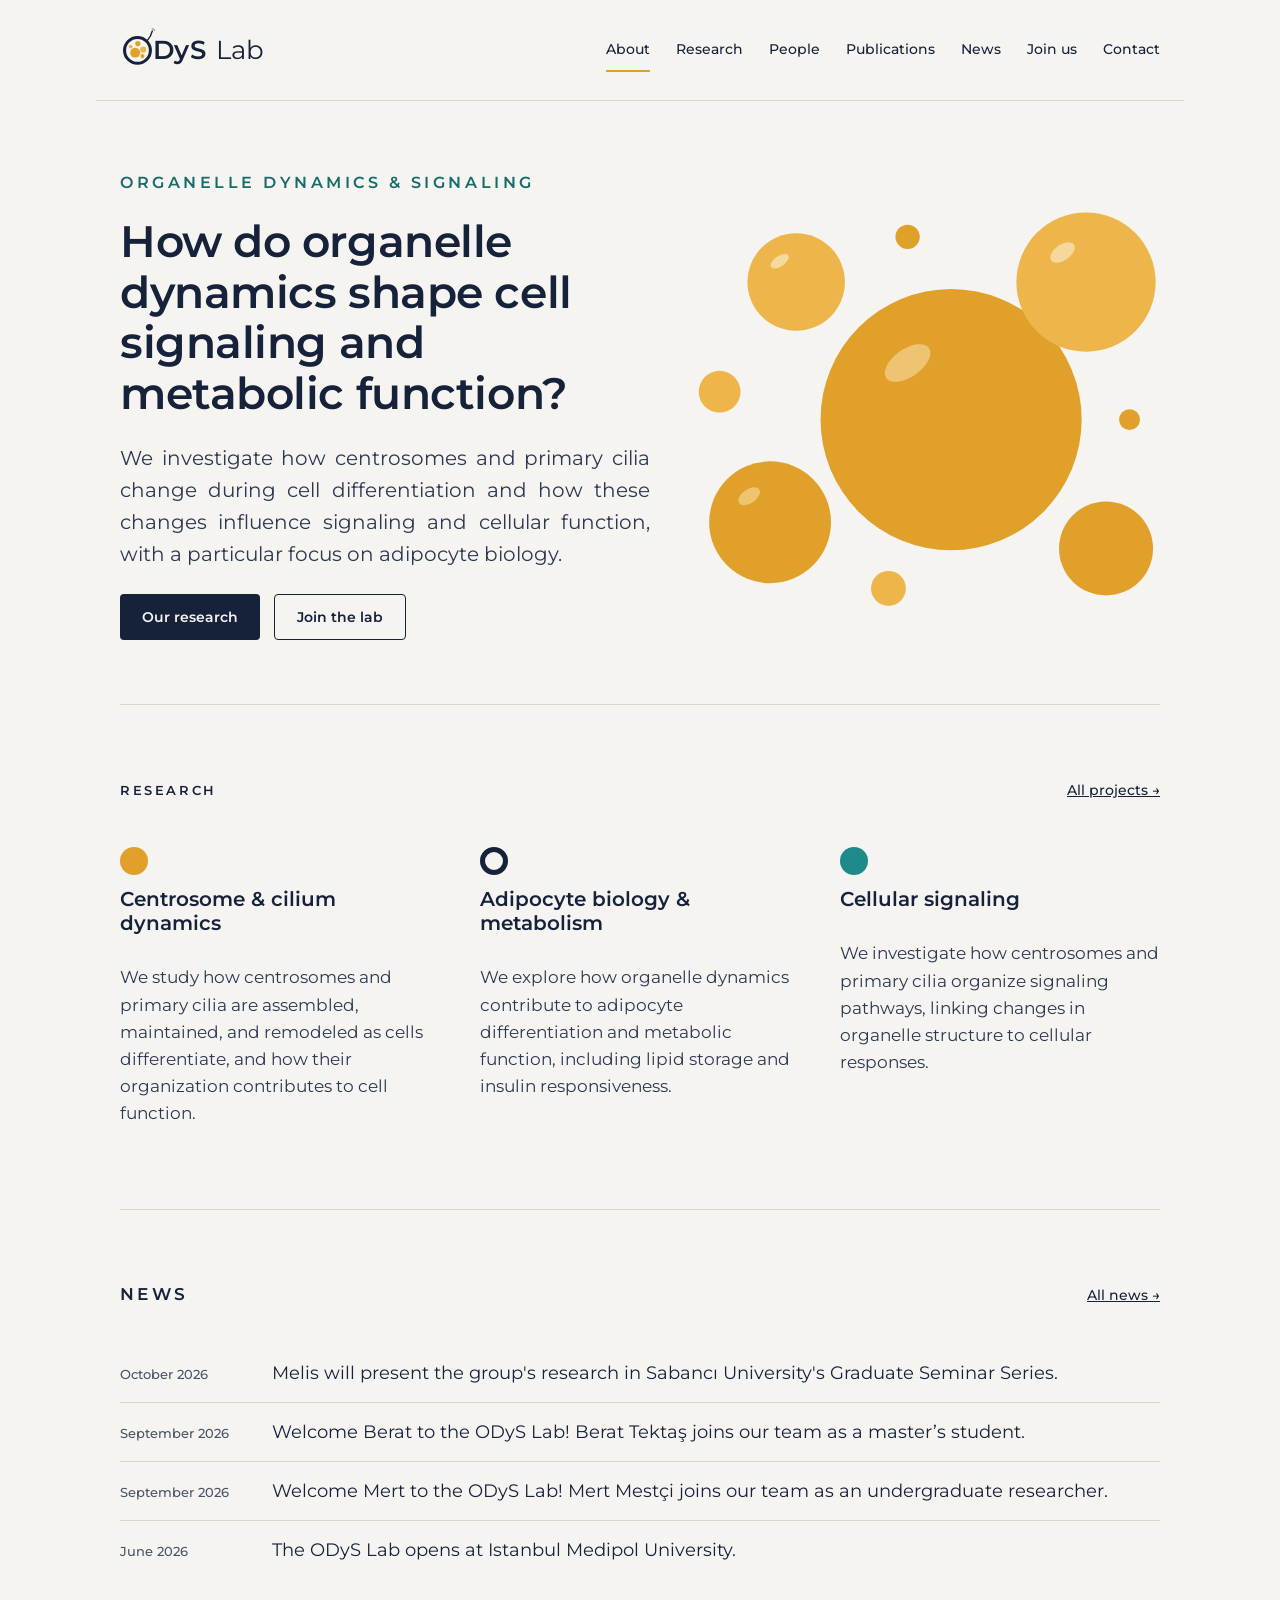
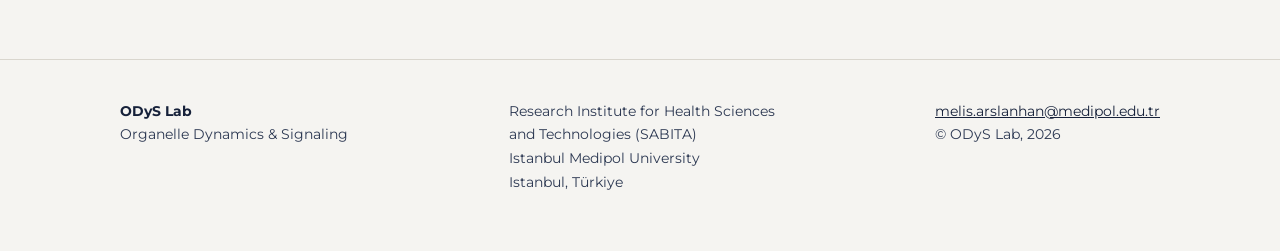
<file: index.html>
<!doctype html>
<html lang="en">
<head>
<meta charset="utf-8">
<meta name="viewport" content="width=device-width, initial-scale=1">
<title>ODyS Lab | Organelle Dynamics &amp; Signaling</title>
<meta name="description" content="The ODyS Lab at Istanbul Medipol University studies how centrosomes and primary cilia change during cell differentiation, with a focus on adipocyte biology.">
<meta property="og:title" content="ODyS Lab | Organelle Dynamics &amp; Signaling">
<meta property="og:description" content="The ODyS Lab at Istanbul Medipol University studies how centrosomes and primary cilia change during cell differentiation, with a focus on adipocyte biology.">
<meta property="og:type" content="website">
<link rel="icon" href="assets/favicon.svg" type="image/svg+xml">
<link rel="preconnect" href="https://fonts.googleapis.com">
<link rel="preconnect" href="https://fonts.gstatic.com" crossorigin>
<link href="https://fonts.googleapis.com/css2?family=Montserrat:wght@400;500;600&amp;display=swap" rel="stylesheet">
<link rel="stylesheet" href="styles.css">
</head>
<body>
<div style="background: #F5F4F1; color: #16213A; font-family: Montserrat, sans-serif; display: flex; flex-direction: column; min-height: 100vh">
<header style="width: 100%; box-sizing: border-box; max-width: 1088px; margin: 0 auto; padding: 28px 24px; display: flex; flex-wrap: wrap; gap: 16px 32px; align-items: center; justify-content: space-between; border-bottom: 1px solid #D9D6CE">
<a href="index.html" aria-label="ODyS Lab home" style="display: flex; align-items: center; gap: 2px; text-decoration: none; font-family: Montserrat, sans-serif; font-size: 26px; font-weight: 600; letter-spacing: 0.01em">
<svg viewBox="0 0 200 215" width="38" height="41" aria-hidden="true" style="margin-top: -8px; margin-right: -7px"><circle cx="92" cy="128" r="68" fill="none" stroke="#16213A" stroke-width="16"></circle><circle cx="80" cy="140" r="26" fill="#E0A02A"></circle><circle cx="94" cy="92" r="14" fill="#E0A02A"></circle><circle cx="122" cy="124" r="16" fill="#EDB54A"></circle><circle cx="118" cy="158" r="11" fill="#E0A02A"></circle><circle cx="56" cy="108" r="10" fill="#EDB54A"></circle><path d="M143 77 C156 62 166 44 170 26" fill="none" stroke="#16213A" stroke-width="7" stroke-linecap="round"></path><path d="M169 14 a10 10 0 0 1 13 9" fill="none" stroke="#1F8A8A" stroke-width="5" stroke-linecap="round"></path></svg>
<span>DyS</span><span style="font-weight: 400; margin-left: 8px">Lab</span>
</a>
<button class="nav-toggle" type="button" aria-expanded="false" aria-controls="site-nav">Menu</button>
<nav id="site-nav" class="site-nav" aria-label="Main" style="display: flex; flex-wrap: wrap; gap: 8px 26px; font-family: Montserrat, sans-serif; font-size: 14px; font-weight: 500">
<a href="index.html" aria-current="page" style="text-decoration: none; padding: 12px 0; border-bottom: 2px solid #E0A02A">About</a>
<a href="research.html" style="text-decoration: none; padding: 12px 0">Research</a>
<a href="people.html" style="text-decoration: none; padding: 12px 0">People</a>
<a href="publications.html" style="text-decoration: none; padding: 12px 0">Publications</a>
<a href="news.html" style="text-decoration: none; padding: 12px 0">News</a>
<a href="join.html" style="text-decoration: none; padding: 12px 0">Join us</a>
<a href="contact.html" style="text-decoration: none; padding: 12px 0">Contact</a>
</nav>
</header>

<main style="width: 100%; box-sizing: border-box; max-width: 1088px; margin: 0 auto; padding: 0 24px">
<section style="display: flex; flex-wrap: wrap; gap: 40px; align-items: center; padding: 72px 0 64px">
<div style="flex: 1 1 420px; display: flex; flex-direction: column; gap: 24px">
<div style="font-family: Montserrat, sans-serif; font-size: 16px; font-weight: 600; letter-spacing: 0.22em; color: #176B6B">ORGANELLE DYNAMICS &amp; SIGNALING</div>
<h1 style="margin: 0; font-family: Montserrat, sans-serif; font-size: 44px; line-height: 1.15; font-weight: 600; letter-spacing: -0.01em">How do organelle dynamics shape cell signaling and metabolic function?</h1>
<p style="margin: 0; font-size: 20px; line-height: 1.6; color: #2C3852; max-width: 34em; font-family: Montserrat, sans-serif; text-align: justify">We investigate how centrosomes and primary cilia change during cell differentiation and how these changes influence signaling and cellular function, with a particular focus on adipocyte biology.</p>
<div style="display: flex; flex-wrap: wrap; gap: 14px; font-family: Montserrat, sans-serif; font-size: 14px; font-weight: 600">
<a href="research.html" style="text-decoration: none; background: #16213A; color: #F5F4F1; padding: 14px 22px; border-radius: 4px">Our research</a>
<a href="join.html" style="text-decoration: none; border: 1.5px solid #16213A; padding: 13px 22px; border-radius: 4px">Join the lab</a>
</div>
</div>
<svg viewBox="0 0 540 470" role="img" aria-label="Lipid droplets of varied sizes" style="flex: 1 1 360px; min-width: 0; max-width: 100%; height: auto"><circle cx="300" cy="250" r="150" fill="#E0A02A"></circle><ellipse cx="250" cy="185" rx="30" ry="16" transform="rotate(-35 250 185)" fill="#F3D08A" opacity="0.75"></ellipse><circle cx="455" cy="92" r="80" fill="#EDB54A"></circle><ellipse cx="428" cy="58" rx="16" ry="9" transform="rotate(-35 428 58)" fill="#F8E2B0" opacity="0.8"></ellipse><circle cx="122" cy="92" r="56" fill="#EDB54A"></circle><ellipse cx="103" cy="68" rx="12" ry="6" transform="rotate(-35 103 68)" fill="#F8E2B0" opacity="0.8"></ellipse><circle cx="92" cy="368" r="70" fill="#E0A02A"></circle><ellipse cx="68" cy="338" rx="14" ry="8" transform="rotate(-35 68 338)" fill="#F3D08A" opacity="0.75"></ellipse><circle cx="478" cy="398" r="54" fill="#E0A02A"></circle><circle cx="34" cy="218" r="24" fill="#EDB54A"></circle><circle cx="228" cy="444" r="20" fill="#EDB54A"></circle><circle cx="250" cy="40" r="14" fill="#E0A02A"></circle><circle cx="505" cy="250" r="12" fill="#E0A02A"></circle></svg>
</section>

<section style="padding: 64px 0; border-top: 1px solid #D9D6CE; display: flex; flex-direction: column; gap: 36px">
<div style="display: flex; flex-wrap: wrap; gap: 12px 32px; align-items: baseline; justify-content: space-between">
<h2 style="margin: 0; font-family: Montserrat, sans-serif; font-size: 13px; font-weight: 600; letter-spacing: 0.2em">RESEARCH</h2>
<a href="research.html" style="font-family: Montserrat, sans-serif; font-size: 14px; font-weight: 500; padding: 12px 0">All projects →</a>
</div>
<div style="display: grid; grid-template-columns: repeat(auto-fit, minmax(260px, 1fr)); gap: 40px">
<div style="display: flex; flex-direction: column; gap: 12px">
<div style="width: 28px; height: 28px; border-radius: 50%; background: #E0A02A"></div>
<h3 style="margin: 0; font-family: Montserrat, sans-serif; font-size: 20px; font-weight: 600">Centrosome &amp; cilium dynamics</h3>
<div style="margin: 0; font-size: 17px; line-height: 1.6; color: #2C3852"><p style="font-family: Montserrat, sans-serif; text-align: start">We study how centrosomes and primary cilia are assembled, maintained, and remodeled as cells differentiate, and how their organization contributes to cell function.</p></div>
</div>
<div style="display: flex; flex-direction: column; gap: 12px">
<div style="width: 28px; height: 28px; border-radius: 50%; border: 5px solid #16213A; box-sizing: border-box"></div>
<h3 style="margin: 0; font-family: Montserrat, sans-serif; font-size: 20px; font-weight: 600">Adipocyte biology &amp; metabolism</h3>
<div style="margin: 0; font-size: 17px; line-height: 1.6; color: #2C3852"><p style="font-family: Montserrat, sans-serif; text-align: start">We explore how organelle dynamics contribute to adipocyte differentiation and metabolic function, including lipid storage and insulin responsiveness.</p></div>
</div>
<div style="display: flex; flex-direction: column; gap: 12px">
<div style="width: 28px; height: 28px; border-radius: 50%; background: #1F8A8A"></div>
<h3 style="margin: 0; font-family: Montserrat, sans-serif; font-size: 20px; font-weight: 600">Cellular signaling</h3>
<div style="margin: 0; font-size: 17px; line-height: 1.6; color: #2C3852"><p style="font-family: Montserrat, sans-serif; text-align: start">We investigate how centrosomes and primary cilia organize signaling pathways, linking changes in organelle structure to cellular responses.</p></div>
</div>
</div>
</section>

<section style="padding: 64px 0 80px; border-top: 1px solid #D9D6CE; display: flex; flex-direction: column; gap: 28px">
<div style="display: flex; flex-wrap: wrap; gap: 12px 32px; align-items: baseline; justify-content: space-between">
<h2 style="margin: 0; font-family: Montserrat, sans-serif; font-size: 17px; font-weight: 600; letter-spacing: 0.2em">NEWS</h2>
<a href="news.html" style="font-family: Montserrat, sans-serif; font-size: 14px; font-weight: 500; padding: 12px 0">All news →</a>
</div>
<ul style="list-style: none; margin: 0; padding: 0; display: flex; flex-direction: column">
<li style="display: flex; flex-wrap: wrap; gap: 8px 32px; padding: 18px 0; border-bottom: 1px solid #D9D6CE; font-size: 18px; font-family: Montserrat, sans-serif"><span style="flex: 0 0 120px; font-family: Montserrat, sans-serif; font-size: 13px; font-weight: 500; color: rgb(74, 84, 104); padding-top: 4px">October 2026</span><span style="flex: 1 1 280px">Melis will present the group's research in Sabancı University's Graduate Seminar Series.</span></li>
<li style="display: flex; flex-wrap: wrap; gap: 8px 32px; padding: 18px 0; border-bottom: 1px solid #D9D6CE; font-size: 18px; font-family: Montserrat, sans-serif"><span style="flex: 0 0 120px; font-family: Montserrat, sans-serif; font-size: 13px; font-weight: 500; color: rgb(74, 84, 104); padding-top: 4px">September 2026</span><span style="flex: 1 1 280px">Welcome Berat to the ODyS Lab! Berat Tektaş joins our team as a master’s student.</span></li>
<li style="display: flex; flex-wrap: wrap; gap: 8px 32px; padding: 18px 0; border-bottom: 1px solid #D9D6CE; font-size: 18px; font-family: Montserrat, sans-serif"><span style="flex: 0 0 120px; font-family: Montserrat, sans-serif; font-size: 13px; font-weight: 500; color: rgb(74, 84, 104); padding-top: 4px">September 2026</span><span style="flex: 1 1 280px">Welcome Mert to the ODyS Lab! Mert Mestçi joins our team as an undergraduate researcher.</span></li>
<li style="display: flex; flex-wrap: wrap; gap: 8px 32px; padding: 18px 0; font-size: 18px; font-family: Montserrat, sans-serif"><span style="flex: 0 0 120px; font-family: Montserrat, sans-serif; font-size: 13px; font-weight: 500; color: rgb(74, 84, 104); padding-top: 4px">June 2026</span><span style="flex: 1 1 280px">The ODyS Lab opens at Istanbul Medipol University.</span></li>
</ul>
</section>


</main>

<footer style="margin-top: auto; border-top: 1px solid #D9D6CE">
<div style="max-width: 1040px; margin: 0 auto; padding: 40px 24px 56px; display: flex; flex-wrap: wrap; gap: 24px 64px; justify-content: space-between; font-family: Montserrat, sans-serif; font-size: 14px; line-height: 1.7; color: #2C3852">
<div><strong style="color: #16213A">ODyS Lab</strong><br>Organelle Dynamics &amp; Signaling</div>
<div>Research Institute for Health Sciences<br>and Technologies (SABITA)<br>Istanbul Medipol University<br>Istanbul, Türkiye</div>
<div><a href="mailto:melis.arslanhan@medipol.edu.tr">melis.arslanhan@medipol.edu.tr</a><br>© ODyS Lab, 2026</div>
</div>
</footer>
</div>
<script>(function(){var b=document.querySelector(".nav-toggle"),n=document.getElementById("site-nav");if(!b||!n)return;b.addEventListener("click",function(){var o=n.classList.toggle("open");b.setAttribute("aria-expanded",o?"true":"false")})})();</script>
</body>
</html>
</file>
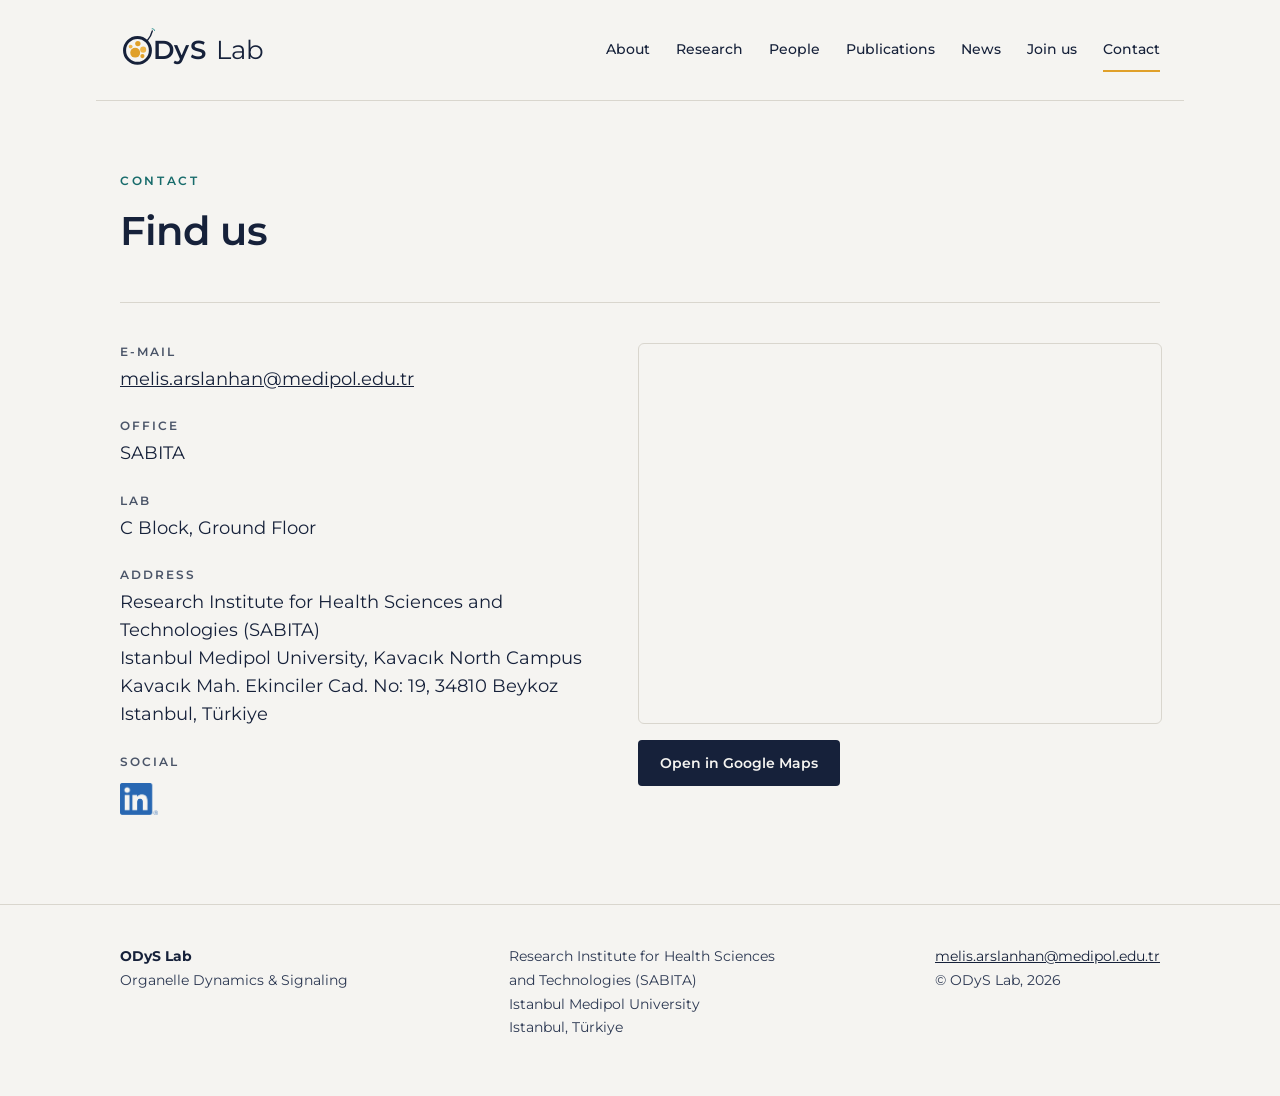
<file: contact.html>
<!doctype html>
<html lang="en">
<head>
<meta charset="utf-8">
<meta name="viewport" content="width=device-width, initial-scale=1">
<title>Contact | ODyS Lab</title>
<meta name="description" content="How to find and contact the ODyS Lab at SABITA, Istanbul Medipol University.">
<meta property="og:title" content="Contact | ODyS Lab">
<meta property="og:description" content="How to find and contact the ODyS Lab at SABITA, Istanbul Medipol University.">
<meta property="og:type" content="website">
<link rel="icon" href="assets/favicon.svg" type="image/svg+xml">
<link rel="preconnect" href="https://fonts.googleapis.com">
<link rel="preconnect" href="https://fonts.gstatic.com" crossorigin>
<link href="https://fonts.googleapis.com/css2?family=Montserrat:wght@400;500;600&amp;display=swap" rel="stylesheet">
<link rel="stylesheet" href="styles.css">
</head>
<body>
<div style="background: #F5F4F1; color: #16213A; font-family: Montserrat, sans-serif; display: flex; flex-direction: column; min-height: 100vh">
<header style="width: 100%; box-sizing: border-box; max-width: 1088px; margin: 0 auto; padding: 28px 24px; display: flex; flex-wrap: wrap; gap: 16px 32px; align-items: center; justify-content: space-between; border-bottom: 1px solid #D9D6CE">
<a href="index.html" aria-label="ODyS Lab home" style="display: flex; align-items: center; gap: 2px; text-decoration: none; font-family: Montserrat, sans-serif; font-size: 26px; font-weight: 600; letter-spacing: 0.01em">
<svg viewBox="0 0 200 215" width="38" height="41" aria-hidden="true" style="margin-top: -8px; margin-right: -7px"><circle cx="92" cy="128" r="68" fill="none" stroke="#16213A" stroke-width="16"></circle><circle cx="80" cy="140" r="26" fill="#E0A02A"></circle><circle cx="94" cy="92" r="14" fill="#E0A02A"></circle><circle cx="122" cy="124" r="16" fill="#EDB54A"></circle><circle cx="118" cy="158" r="11" fill="#E0A02A"></circle><circle cx="56" cy="108" r="10" fill="#EDB54A"></circle><path d="M143 77 C156 62 166 44 170 26" fill="none" stroke="#16213A" stroke-width="7" stroke-linecap="round"></path><path d="M169 14 a10 10 0 0 1 13 9" fill="none" stroke="#1F8A8A" stroke-width="5" stroke-linecap="round"></path></svg>
<span>DyS</span><span style="font-weight: 400; margin-left: 8px">Lab</span>
</a>
<button class="nav-toggle" type="button" aria-expanded="false" aria-controls="site-nav">Menu</button>
<nav id="site-nav" class="site-nav" aria-label="Main" style="display: flex; flex-wrap: wrap; gap: 8px 26px; font-family: Montserrat, sans-serif; font-size: 14px; font-weight: 500">
<a href="index.html" style="text-decoration: none; padding: 12px 0">About</a>
<a href="research.html" style="text-decoration: none; padding: 12px 0">Research</a>
<a href="people.html" style="text-decoration: none; padding: 12px 0">People</a>
<a href="publications.html" style="text-decoration: none; padding: 12px 0">Publications</a>
<a href="news.html" style="text-decoration: none; padding: 12px 0">News</a>
<a href="join.html" style="text-decoration: none; padding: 12px 0">Join us</a>
<a href="contact.html" aria-current="page" style="text-decoration: none; padding: 12px 0; border-bottom: 2px solid #E0A02A">Contact</a>
</nav>
</header>

<main style="width: 100%; box-sizing: border-box; max-width: 1088px; margin: 0 auto; padding: 0 24px 80px">
<section style="padding: 72px 0 48px; display: flex; flex-direction: column; gap: 20px; max-width: 760px">
<div style="font-family: Montserrat, sans-serif; font-size: 12px; font-weight: 600; letter-spacing: 0.22em; color: #176B6B">CONTACT</div>
<h1 style="margin: 0; font-family: Montserrat, sans-serif; font-size: 40px; line-height: 1.15; font-weight: 600; letter-spacing: -0.01em">Find us</h1>
</section>

<section style="display: flex; flex-wrap: wrap; gap: 40px 56px; padding-top: 40px; border-top: 1px solid #D9D6CE">
<dl style="flex: 1 1 320px; margin: 0; display: flex; flex-direction: column; gap: 24px; font-size: 18px; line-height: 1.55">
<div style="display: flex; flex-direction: column; gap: 4px"><dt style="font-family: Montserrat, sans-serif; font-size: 12px; font-weight: 600; letter-spacing: 0.16em; color: #4A5468">E-MAIL</dt><dd style="margin: 0"><a href="mailto:melis.arslanhan@medipol.edu.tr">melis.arslanhan@medipol.edu.tr</a></dd></div>
<div style="display: flex; flex-direction: column; gap: 4px"><dt style="font-family: Montserrat, sans-serif; font-size: 12px; font-weight: 600; letter-spacing: 0.16em; color: #4A5468">OFFICE</dt><dd style="margin: 0">SABITA</dd></div>
<div style="display: flex; flex-direction: column; gap: 4px"><dt style="font-family: Montserrat, sans-serif; font-size: 12px; font-weight: 600; letter-spacing: 0.16em; color: #4A5468">LAB</dt><dd style="margin: 0">C Block, Ground Floor</dd></div>
<div style="display: flex; flex-direction: column; gap: 4px"><dt style="font-family: Montserrat, sans-serif; font-size: 12px; font-weight: 600; letter-spacing: 0.16em; color: #4A5468">ADDRESS</dt><dd style="margin: 0">Research Institute for Health Sciences and Technologies (SABITA)<br>Istanbul Medipol University, Kavacık North Campus<br>Kavacık Mah. Ekinciler Cad. No: 19, 34810 Beykoz<br>Istanbul, Türkiye</dd></div>
<div style="display: flex; flex-direction: column; gap: 4px"><dt style="font-family: Montserrat, sans-serif; font-size: 12px; font-weight: 600; letter-spacing: 0.16em; color: #4A5468">SOCIAL</dt><dd style="margin: 0"><a href="https://www.linkedin.com/in/melis-dilara-arslanhan" aria-label="Melis Dilara Arslanhan Gül on LinkedIn" style="display: inline-flex; align-items: center; padding: 8px 0"><img src="assets/linkedin-in.png" alt="LinkedIn" style="height: 32px; width: auto; display: block"></a></dd></div>
</dl>
<div style="flex: 1 1 380px; min-width: 0; display: flex; flex-direction: column; gap: 16px">
<iframe class="map" title="Google Map: Istanbul Medipol University, Kavacık North Campus" loading="lazy" referrerpolicy="no-referrer-when-downgrade" src="https://www.google.com/maps?q=%C4%B0stanbul+Medipol+%C3%9Cniversitesi+Kavac%C4%B1k+Kuzey+Yerle%C5%9Fkesi&amp;z=15&amp;output=embed"></iframe>
<a href="https://www.google.com/maps/search/?api=1&amp;query=%C4%B0stanbul+Medipol+%C3%9Cniversitesi+Kavac%C4%B1k+Kuzey+Yerle%C5%9Fkesi" style="align-self: flex-start; text-decoration: none; font-family: Montserrat, sans-serif; font-size: 14px; font-weight: 600; background: #16213A; color: #F5F4F1; padding: 14px 22px; border-radius: 4px">Open in Google Maps</a>
</div>
</section>
</main>

<footer style="margin-top: auto; border-top: 1px solid #D9D6CE">
<div style="max-width: 1040px; margin: 0 auto; padding: 40px 24px 56px; display: flex; flex-wrap: wrap; gap: 24px 64px; justify-content: space-between; font-family: Montserrat, sans-serif; font-size: 14px; line-height: 1.7; color: #2C3852">
<div><strong style="color: #16213A">ODyS Lab</strong><br>Organelle Dynamics &amp; Signaling</div>
<div>Research Institute for Health Sciences<br>and Technologies (SABITA)<br>Istanbul Medipol University<br>Istanbul, Türkiye</div>
<div><a href="mailto:melis.arslanhan@medipol.edu.tr">melis.arslanhan@medipol.edu.tr</a><br>© ODyS Lab, 2026</div>
</div>
</footer>
</div>
<script>(function(){var b=document.querySelector(".nav-toggle"),n=document.getElementById("site-nav");if(!b||!n)return;b.addEventListener("click",function(){var o=n.classList.toggle("open");b.setAttribute("aria-expanded",o?"true":"false")})})();</script>
</body>
</html>
</file>
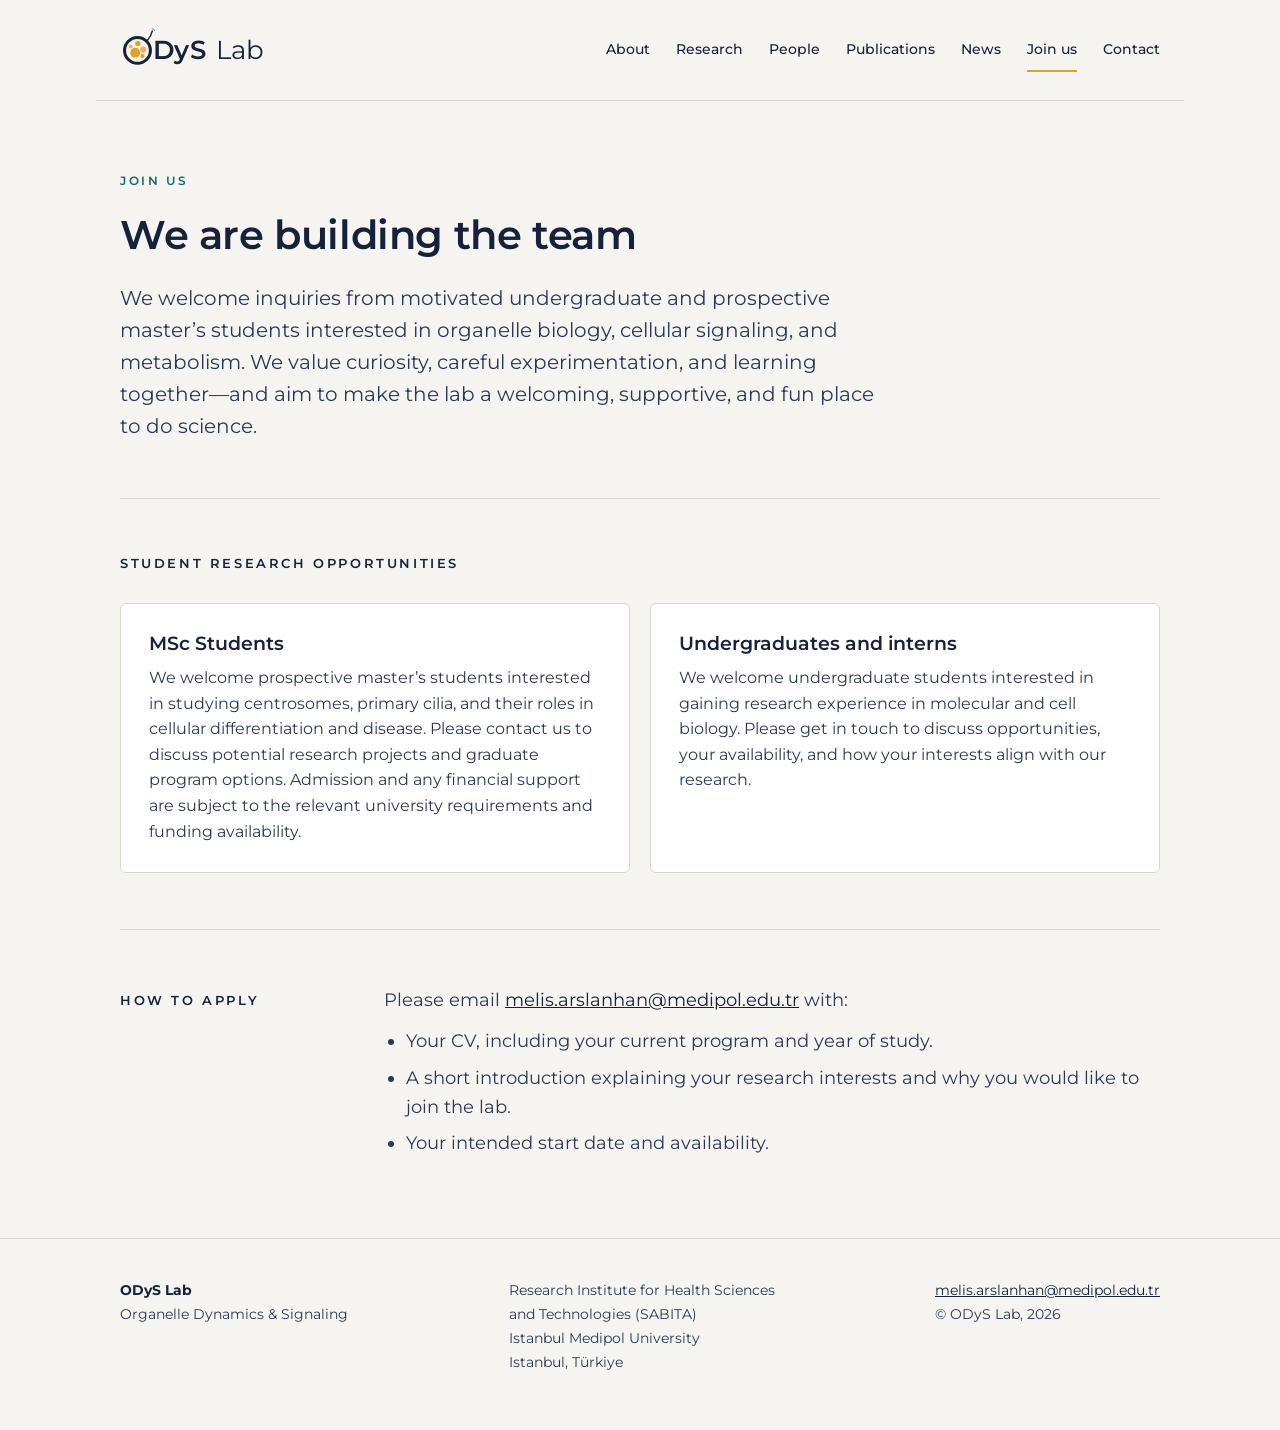
<file: join.html>
<!doctype html>
<html lang="en">
<head>
<meta charset="utf-8">
<meta name="viewport" content="width=device-width, initial-scale=1">
<title>Join us | ODyS Lab</title>
<meta name="description" content="Research opportunities for master’s and undergraduate students at the ODyS Lab.">
<meta property="og:title" content="Join us | ODyS Lab">
<meta property="og:description" content="Research opportunities for master’s and undergraduate students at the ODyS Lab.">
<meta property="og:type" content="website">
<link rel="icon" href="assets/favicon.svg" type="image/svg+xml">
<link rel="preconnect" href="https://fonts.googleapis.com">
<link rel="preconnect" href="https://fonts.gstatic.com" crossorigin>
<link href="https://fonts.googleapis.com/css2?family=Montserrat:wght@400;500;600&amp;display=swap" rel="stylesheet">
<link rel="stylesheet" href="styles.css">
</head>
<body>
<div style="background: #F5F4F1; color: #16213A; font-family: Montserrat, sans-serif; display: flex; flex-direction: column; min-height: 100vh">
<header style="width: 100%; box-sizing: border-box; max-width: 1088px; margin: 0 auto; padding: 28px 24px; display: flex; flex-wrap: wrap; gap: 16px 32px; align-items: center; justify-content: space-between; border-bottom: 1px solid #D9D6CE">
<a href="index.html" aria-label="ODyS Lab home" style="display: flex; align-items: center; gap: 2px; text-decoration: none; font-family: Montserrat, sans-serif; font-size: 26px; font-weight: 600; letter-spacing: 0.01em">
<svg viewBox="0 0 200 215" width="38" height="41" aria-hidden="true" style="margin-top: -8px; margin-right: -7px"><circle cx="92" cy="128" r="68" fill="none" stroke="#16213A" stroke-width="16"></circle><circle cx="80" cy="140" r="26" fill="#E0A02A"></circle><circle cx="94" cy="92" r="14" fill="#E0A02A"></circle><circle cx="122" cy="124" r="16" fill="#EDB54A"></circle><circle cx="118" cy="158" r="11" fill="#E0A02A"></circle><circle cx="56" cy="108" r="10" fill="#EDB54A"></circle><path d="M143 77 C156 62 166 44 170 26" fill="none" stroke="#16213A" stroke-width="7" stroke-linecap="round"></path><path d="M169 14 a10 10 0 0 1 13 9" fill="none" stroke="#1F8A8A" stroke-width="5" stroke-linecap="round"></path></svg>
<span>DyS</span><span style="font-weight: 400; margin-left: 8px">Lab</span>
</a>
<button class="nav-toggle" type="button" aria-expanded="false" aria-controls="site-nav">Menu</button>
<nav id="site-nav" class="site-nav" aria-label="Main" style="display: flex; flex-wrap: wrap; gap: 8px 26px; font-family: Montserrat, sans-serif; font-size: 14px; font-weight: 500">
<a href="index.html" style="text-decoration: none; padding: 12px 0">About</a>
<a href="research.html" style="text-decoration: none; padding: 12px 0">Research</a>
<a href="people.html" style="text-decoration: none; padding: 12px 0">People</a>
<a href="publications.html" style="text-decoration: none; padding: 12px 0">Publications</a>
<a href="news.html" style="text-decoration: none; padding: 12px 0">News</a>
<a href="join.html" aria-current="page" style="text-decoration: none; padding: 12px 0; border-bottom: 2px solid #E0A02A">Join us</a>
<a href="contact.html" style="text-decoration: none; padding: 12px 0">Contact</a>
</nav>
</header>

<main style="width: 100%; box-sizing: border-box; max-width: 1088px; margin: 0 auto; padding: 0 24px 80px">
<section style="padding: 72px 0 56px; display: flex; flex-direction: column; gap: 24px; max-width: 760px">
<div style="font-family: Montserrat, sans-serif; font-size: 12px; font-weight: 600; letter-spacing: 0.22em; color: #176B6B">JOIN US</div>
<h1 style="margin: 0; font-family: Montserrat, sans-serif; font-size: 40px; line-height: 1.15; font-weight: 600; letter-spacing: -0.01em">We are building the team</h1>
<p style="margin: 0; font-size: 20px; line-height: 1.6; color: #2C3852">We welcome inquiries from motivated undergraduate and prospective master’s students interested in organelle biology, cellular signaling, and metabolism. We value curiosity, careful experimentation, and learning together—and aim to make the lab a welcoming, supportive, and fun place to do science.</p>
</section>

<section style="padding: 56px 0; border-top: 1px solid #D9D6CE; display: flex; flex-direction: column; gap: 32px">
<h2 style="margin: 0; font-family: Montserrat, sans-serif; font-size: 13px; font-weight: 600; letter-spacing: 0.2em">STUDENT RESEARCH OPPORTUNITIES</h2>
<div style="display: grid; grid-template-columns: repeat(auto-fit, minmax(280px, 1fr)); gap: 20px">
<div style="background: #FFFFFF; border: 1px solid #D9D6CE; border-radius: 6px; padding: 28px; display: flex; flex-direction: column; gap: 10px">
<h3 style="margin: 0; font-family: Montserrat, sans-serif; font-size: 19px; font-weight: 600">MSc Students</h3>
<p style="margin: 0; font-size: 16px; line-height: 1.6; color: #2C3852">We welcome prospective master’s students interested in studying centrosomes, primary cilia, and their roles in cellular differentiation and disease. Please contact us to discuss potential research projects and graduate program options. Admission and any financial support are subject to the relevant university requirements and funding availability.</p>
</div>
<div style="background: #FFFFFF; border: 1px solid #D9D6CE; border-radius: 6px; padding: 28px; display: flex; flex-direction: column; gap: 10px">
<h3 style="margin: 0; font-family: Montserrat, sans-serif; font-size: 19px; font-weight: 600">Undergraduates and interns</h3>
<p style="margin: 0; font-size: 16px; line-height: 1.6; color: #2C3852">We welcome undergraduate students interested in gaining research experience in molecular and cell biology. Please get in touch to discuss opportunities, your availability, and how your interests align with our research.</p>
</div>
</div>
</section>

<section style="padding: 56px 0 0; border-top: 1px solid #D9D6CE; display: flex; flex-wrap: wrap; gap: 24px 64px">
<h2 style="flex: 0 0 200px; margin: 0; font-family: Montserrat, sans-serif; font-size: 13px; font-weight: 600; letter-spacing: 0.2em; padding-top: 6px">HOW TO APPLY</h2>
<div style="flex: 1 1 420px; display: flex; flex-direction: column; gap: 20px">
<div style="display: flex; flex-direction: column; gap: 12px; font-size: 18px; line-height: 1.6; color: #2C3852">
<p style="margin: 0">Please email <a href="mailto:melis.arslanhan@medipol.edu.tr">melis.arslanhan@medipol.edu.tr</a> with:</p>
<ul style="margin: 0; padding-left: 22px; display: flex; flex-direction: column; gap: 8px">
<li>Your CV, including your current program and year of study.</li>
<li>A short introduction explaining your research interests and why you would like to join the lab.</li>
<li>Your intended start date and availability.</li>
</ul>
</div>

</div>
</section>
</main>

<footer style="margin-top: auto; border-top: 1px solid #D9D6CE">
<div style="max-width: 1040px; margin: 0 auto; padding: 40px 24px 56px; display: flex; flex-wrap: wrap; gap: 24px 64px; justify-content: space-between; font-family: Montserrat, sans-serif; font-size: 14px; line-height: 1.7; color: #2C3852">
<div><strong style="color: #16213A">ODyS Lab</strong><br>Organelle Dynamics &amp; Signaling</div>
<div>Research Institute for Health Sciences<br>and Technologies (SABITA)<br>Istanbul Medipol University<br>Istanbul, Türkiye</div>
<div><a href="mailto:melis.arslanhan@medipol.edu.tr">melis.arslanhan@medipol.edu.tr</a><br>© ODyS Lab, 2026</div>
</div>
</footer>
</div>
<script>(function(){var b=document.querySelector(".nav-toggle"),n=document.getElementById("site-nav");if(!b||!n)return;b.addEventListener("click",function(){var o=n.classList.toggle("open");b.setAttribute("aria-expanded",o?"true":"false")})})();</script>
</body>
</html>
</file>
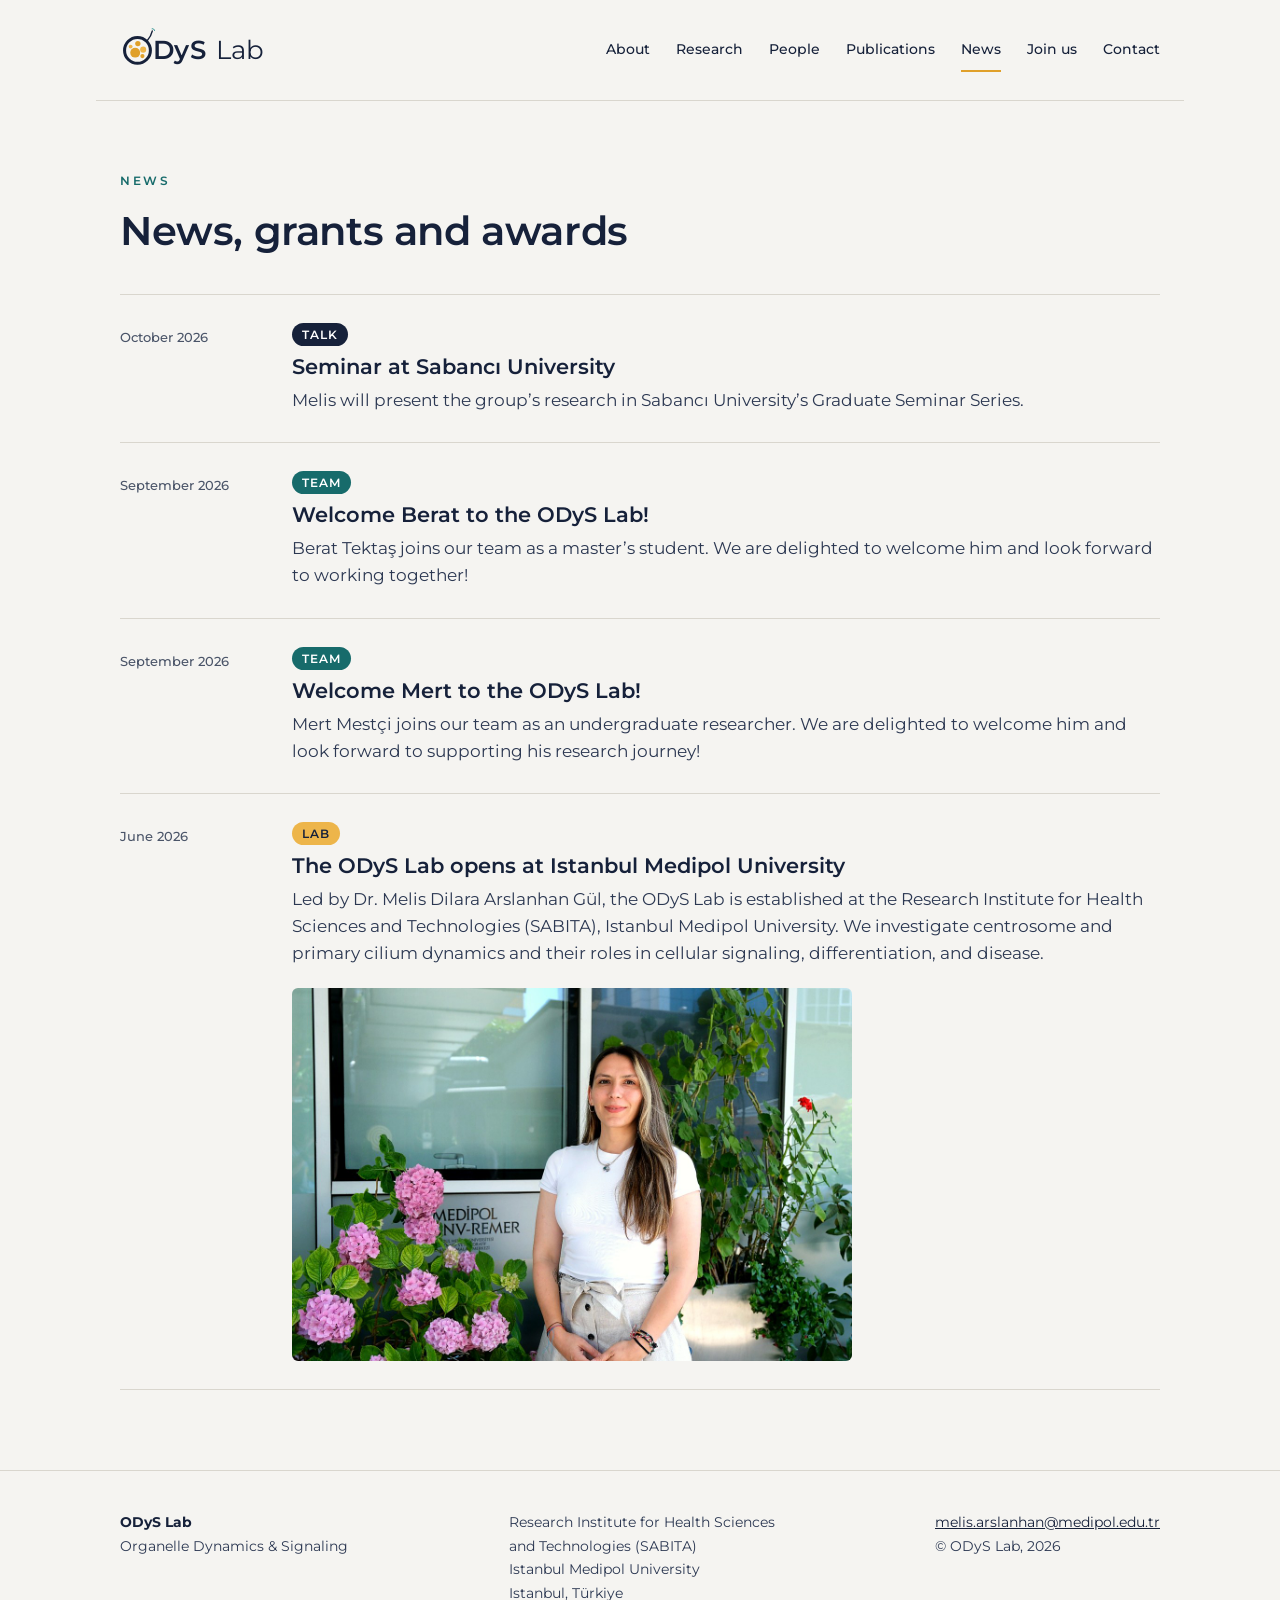
<file: news.html>
<!doctype html>
<html lang="en">
<head>
<meta charset="utf-8">
<meta name="viewport" content="width=device-width, initial-scale=1">
<title>News | ODyS Lab</title>
<meta name="description" content="News, talks and team updates from the ODyS Lab.">
<meta property="og:title" content="News | ODyS Lab">
<meta property="og:description" content="News, talks and team updates from the ODyS Lab.">
<meta property="og:type" content="website">
<link rel="icon" href="assets/favicon.svg" type="image/svg+xml">
<link rel="preconnect" href="https://fonts.googleapis.com">
<link rel="preconnect" href="https://fonts.gstatic.com" crossorigin>
<link href="https://fonts.googleapis.com/css2?family=Montserrat:wght@400;500;600&amp;display=swap" rel="stylesheet">
<link rel="stylesheet" href="styles.css">
</head>
<body>
<div style="background: #F5F4F1; color: #16213A; font-family: Montserrat, sans-serif; display: flex; flex-direction: column; min-height: 100vh">
<header style="width: 100%; box-sizing: border-box; max-width: 1088px; margin: 0 auto; padding: 28px 24px; display: flex; flex-wrap: wrap; gap: 16px 32px; align-items: center; justify-content: space-between; border-bottom: 1px solid #D9D6CE">
<a href="index.html" aria-label="ODyS Lab home" style="display: flex; align-items: center; gap: 2px; text-decoration: none; font-family: Montserrat, sans-serif; font-size: 26px; font-weight: 600; letter-spacing: 0.01em">
<svg viewBox="0 0 200 215" width="38" height="41" aria-hidden="true" style="margin-top: -8px; margin-right: -7px"><circle cx="92" cy="128" r="68" fill="none" stroke="#16213A" stroke-width="16"></circle><circle cx="80" cy="140" r="26" fill="#E0A02A"></circle><circle cx="94" cy="92" r="14" fill="#E0A02A"></circle><circle cx="122" cy="124" r="16" fill="#EDB54A"></circle><circle cx="118" cy="158" r="11" fill="#E0A02A"></circle><circle cx="56" cy="108" r="10" fill="#EDB54A"></circle><path d="M143 77 C156 62 166 44 170 26" fill="none" stroke="#16213A" stroke-width="7" stroke-linecap="round"></path><path d="M169 14 a10 10 0 0 1 13 9" fill="none" stroke="#1F8A8A" stroke-width="5" stroke-linecap="round"></path></svg>
<span>DyS</span><span style="font-weight: 400; margin-left: 8px">Lab</span>
</a>
<button class="nav-toggle" type="button" aria-expanded="false" aria-controls="site-nav">Menu</button>
<nav id="site-nav" class="site-nav" aria-label="Main" style="display: flex; flex-wrap: wrap; gap: 8px 26px; font-family: Montserrat, sans-serif; font-size: 14px; font-weight: 500">
<a href="index.html" style="text-decoration: none; padding: 12px 0">About</a>
<a href="research.html" style="text-decoration: none; padding: 12px 0">Research</a>
<a href="people.html" style="text-decoration: none; padding: 12px 0">People</a>
<a href="publications.html" style="text-decoration: none; padding: 12px 0">Publications</a>
<a href="news.html" aria-current="page" style="text-decoration: none; padding: 12px 0; border-bottom: 2px solid #E0A02A">News</a>
<a href="join.html" style="text-decoration: none; padding: 12px 0">Join us</a>
<a href="contact.html" style="text-decoration: none; padding: 12px 0">Contact</a>
</nav>
</header>

<main style="width: 100%; box-sizing: border-box; max-width: 1088px; margin: 0 auto; padding: 0 24px 80px">
<section style="padding: 72px 0 40px; display: flex; flex-direction: column; gap: 20px; max-width: 760px">
<div style="font-family: Montserrat, sans-serif; font-size: 12px; font-weight: 600; letter-spacing: 0.22em; color: #176B6B">NEWS</div>
<h1 style="margin: 0; font-family: Montserrat, sans-serif; font-size: 40px; line-height: 1.15; font-weight: 600; letter-spacing: -0.01em">News, grants and awards</h1>
</section>

<section style="display: flex; flex-direction: column">
<article style="display: flex; flex-wrap: wrap; gap: 8px 32px; padding: 28px 0; border-top: 1px solid #D9D6CE">
<div style="flex: 0 0 140px; font-family: Montserrat, sans-serif; font-size: 13px; font-weight: 500; color: #4A5468; padding-top: 6px">October 2026</div>
<div style="flex: 1 1 420px; display: flex; flex-direction: column; gap: 8px">
<div style="align-self: flex-start; font-family: Montserrat, sans-serif; font-size: 12px; font-weight: 600; letter-spacing: 0.08em; color: #FFFFFF; background: #16213A; padding: 4px 10px; border-radius: 999px">TALK</div>
<h2 style="margin: 0; font-family: Montserrat, sans-serif; font-size: 21px; font-weight: 600">Seminar at Sabancı University</h2>
<p style="margin: 0; font-size: 17px; line-height: 1.6; color: #2C3852">Melis will present the group’s research in Sabancı University’s Graduate Seminar Series.</p>
</div>
</article>
<article style="display: flex; flex-wrap: wrap; gap: 8px 32px; padding: 28px 0; border-top: 1px solid #D9D6CE">
<div style="flex: 0 0 140px; font-family: Montserrat, sans-serif; font-size: 13px; font-weight: 500; color: #4A5468; padding-top: 6px">September 2026</div>
<div style="flex: 1 1 420px; display: flex; flex-direction: column; gap: 8px">
<div style="align-self: flex-start; font-family: Montserrat, sans-serif; font-size: 12px; font-weight: 600; letter-spacing: 0.08em; color: #FFFFFF; background: #176B6B; padding: 4px 10px; border-radius: 999px">TEAM</div>
<h2 style="margin: 0; font-family: Montserrat, sans-serif; font-size: 21px; font-weight: 600">Welcome Berat to the ODyS Lab!</h2>
<p style="margin: 0; font-size: 17px; line-height: 1.6; color: #2C3852">Berat Tektaş joins our team as a master’s student. We are delighted to welcome him and look forward to working together!</p>
</div>
</article>
<article style="display: flex; flex-wrap: wrap; gap: 8px 32px; padding: 28px 0; border-top: 1px solid #D9D6CE">
<div style="flex: 0 0 140px; font-family: Montserrat, sans-serif; font-size: 13px; font-weight: 500; color: #4A5468; padding-top: 6px">September 2026</div>
<div style="flex: 1 1 420px; display: flex; flex-direction: column; gap: 8px">
<div style="align-self: flex-start; font-family: Montserrat, sans-serif; font-size: 12px; font-weight: 600; letter-spacing: 0.08em; color: #FFFFFF; background: #176B6B; padding: 4px 10px; border-radius: 999px">TEAM</div>
<h2 style="margin: 0; font-family: Montserrat, sans-serif; font-size: 21px; font-weight: 600">Welcome Mert to the ODyS Lab!</h2>
<p style="margin: 0; font-size: 17px; line-height: 1.6; color: #2C3852">Mert Mestçi joins our team as an undergraduate researcher. We are delighted to welcome him and look forward to supporting his research journey!</p>
</div>
</article>
<article style="display: flex; flex-wrap: wrap; gap: 8px 32px; padding: 28px 0; border-top: 1px solid #D9D6CE; border-bottom: 1px solid #D9D6CE">
<div style="flex: 0 0 140px; font-family: Montserrat, sans-serif; font-size: 13px; font-weight: 500; color: #4A5468; padding-top: 6px">June 2026</div>
<div style="flex: 1 1 420px; display: flex; flex-direction: column; gap: 8px">
<div style="align-self: flex-start; font-family: Montserrat, sans-serif; font-size: 12px; font-weight: 600; letter-spacing: 0.08em; color: #16213A; background: #EDB54A; padding: 4px 10px; border-radius: 999px">LAB</div>
<h2 style="margin: 0; font-family: Montserrat, sans-serif; font-size: 21px; font-weight: 600">The ODyS Lab opens at Istanbul Medipol University</h2>
<p style="margin: 0; font-size: 17px; line-height: 1.6; color: #2C3852">Led by Dr. Melis Dilara Arslanhan Gül, the ODyS Lab is established at the Research Institute for Health Sciences and Technologies (SABITA), Istanbul Medipol University. We investigate centrosome and primary cilium dynamics and their roles in cellular signaling, differentiation, and disease.</p>
<img src="assets/melis-medipol.jpg" alt="Melis Dilara Arslanhan Gül outside the research center at Istanbul Medipol University" style="margin-top: 12px; width: 100%; max-width: 560px; aspect-ratio: 3 / 2; object-fit: cover; border-radius: 6px">
</div>
</article>
</section>
</main>

<footer style="margin-top: auto; border-top: 1px solid #D9D6CE">
<div style="max-width: 1040px; margin: 0 auto; padding: 40px 24px 56px; display: flex; flex-wrap: wrap; gap: 24px 64px; justify-content: space-between; font-family: Montserrat, sans-serif; font-size: 14px; line-height: 1.7; color: #2C3852">
<div><strong style="color: #16213A">ODyS Lab</strong><br>Organelle Dynamics &amp; Signaling</div>
<div>Research Institute for Health Sciences<br>and Technologies (SABITA)<br>Istanbul Medipol University<br>Istanbul, Türkiye</div>
<div><a href="mailto:melis.arslanhan@medipol.edu.tr">melis.arslanhan@medipol.edu.tr</a><br>© ODyS Lab, 2026</div>
</div>
</footer>
</div>
<script>(function(){var b=document.querySelector(".nav-toggle"),n=document.getElementById("site-nav");if(!b||!n)return;b.addEventListener("click",function(){var o=n.classList.toggle("open");b.setAttribute("aria-expanded",o?"true":"false")})})();</script>
</body>
</html>
</file>
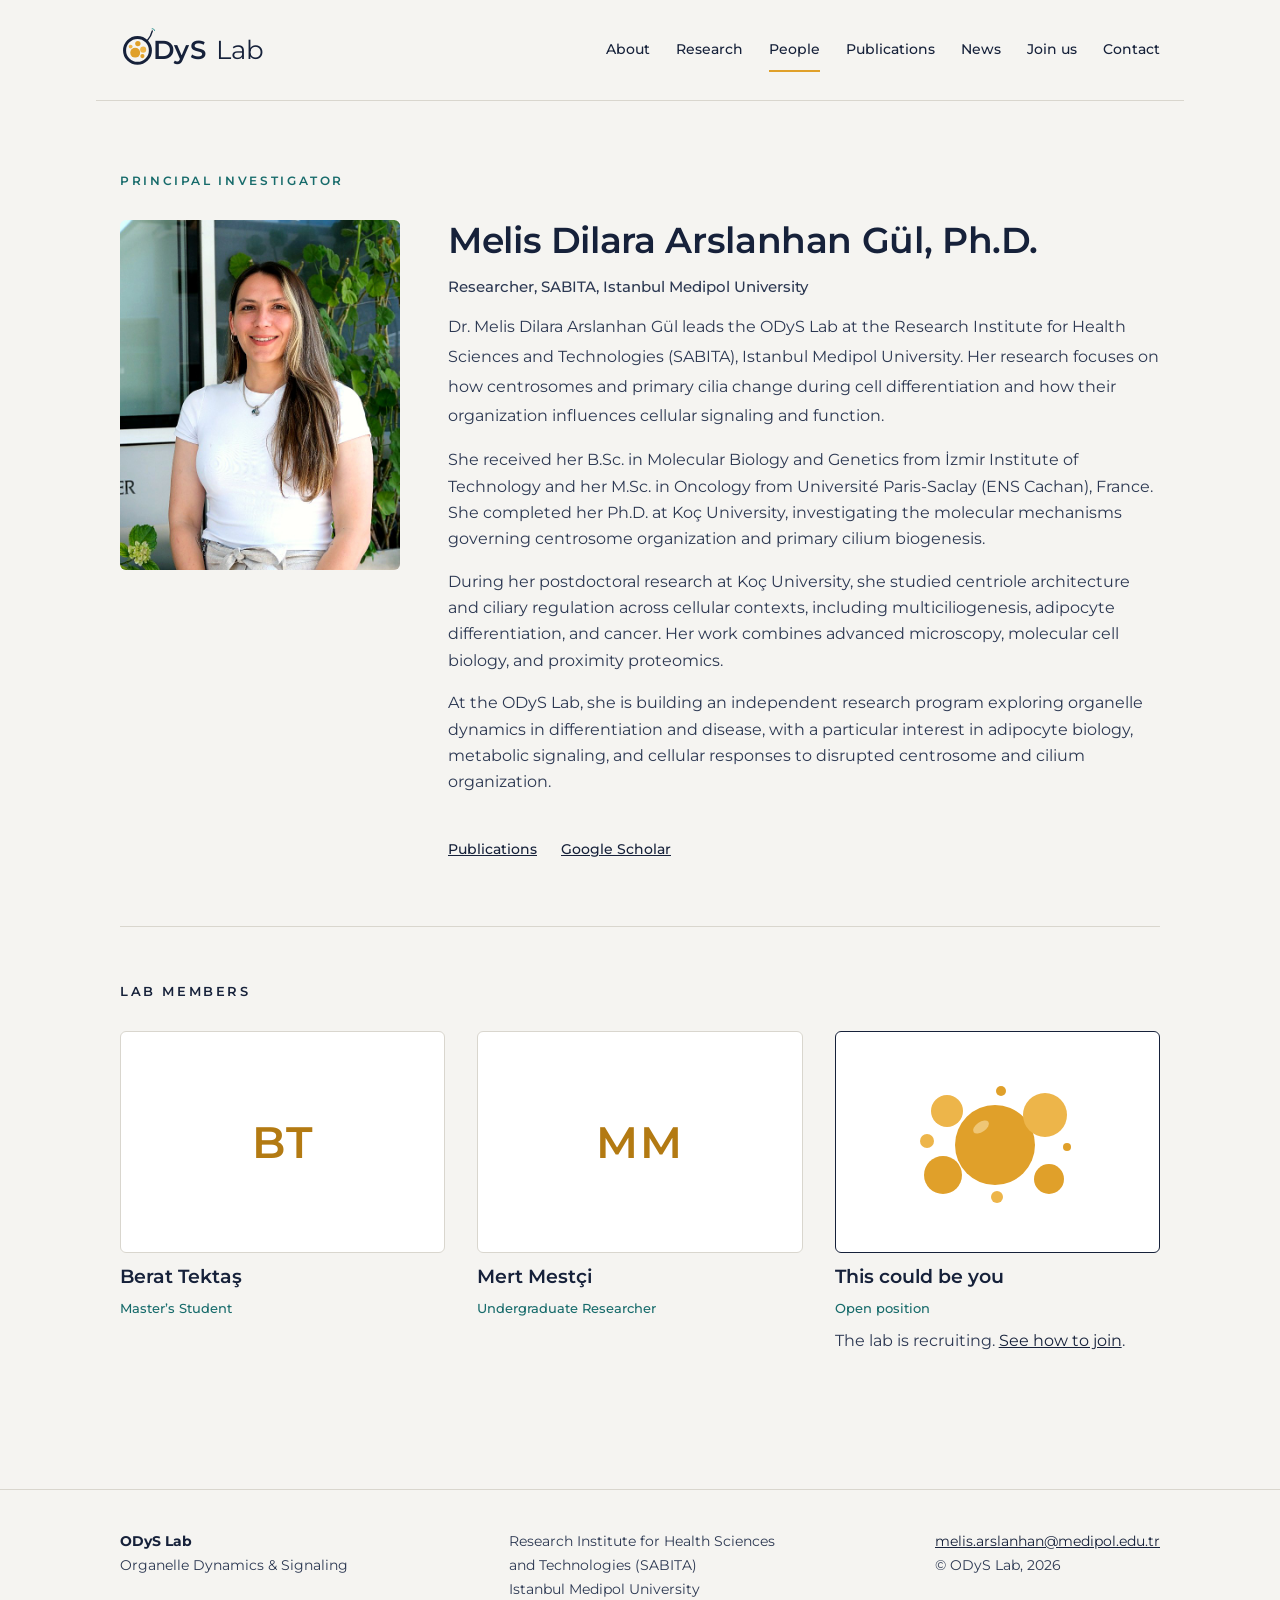
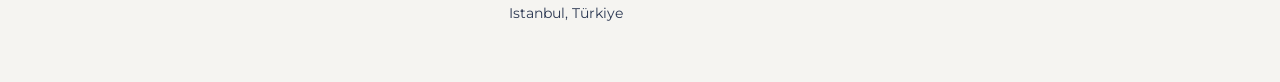
<file: people.html>
<!doctype html>
<html lang="en">
<head>
<meta charset="utf-8">
<meta name="viewport" content="width=device-width, initial-scale=1">
<title>People | ODyS Lab</title>
<meta name="description" content="Meet the ODyS Lab team, led by Dr. Melis Dilara Arslanhan Gül at Istanbul Medipol University.">
<meta property="og:title" content="People | ODyS Lab">
<meta property="og:description" content="Meet the ODyS Lab team, led by Dr. Melis Dilara Arslanhan Gül at Istanbul Medipol University.">
<meta property="og:type" content="website">
<link rel="icon" href="assets/favicon.svg" type="image/svg+xml">
<link rel="preconnect" href="https://fonts.googleapis.com">
<link rel="preconnect" href="https://fonts.gstatic.com" crossorigin>
<link href="https://fonts.googleapis.com/css2?family=Montserrat:wght@400;500;600&amp;display=swap" rel="stylesheet">
<link rel="stylesheet" href="styles.css">
</head>
<body>
<div style="background: #F5F4F1; color: #16213A; font-family: Montserrat, sans-serif; display: flex; flex-direction: column; min-height: 100vh">
<header style="width: 100%; box-sizing: border-box; max-width: 1088px; margin: 0 auto; padding: 28px 24px; display: flex; flex-wrap: wrap; gap: 16px 32px; align-items: center; justify-content: space-between; border-bottom: 1px solid #D9D6CE">
<a href="index.html" aria-label="ODyS Lab home" style="display: flex; align-items: center; gap: 2px; text-decoration: none; font-family: Montserrat, sans-serif; font-size: 26px; font-weight: 600; letter-spacing: 0.01em">
<svg viewBox="0 0 200 215" width="38" height="41" aria-hidden="true" style="margin-top: -8px; margin-right: -7px"><circle cx="92" cy="128" r="68" fill="none" stroke="#16213A" stroke-width="16"></circle><circle cx="80" cy="140" r="26" fill="#E0A02A"></circle><circle cx="94" cy="92" r="14" fill="#E0A02A"></circle><circle cx="122" cy="124" r="16" fill="#EDB54A"></circle><circle cx="118" cy="158" r="11" fill="#E0A02A"></circle><circle cx="56" cy="108" r="10" fill="#EDB54A"></circle><path d="M143 77 C156 62 166 44 170 26" fill="none" stroke="#16213A" stroke-width="7" stroke-linecap="round"></path><path d="M169 14 a10 10 0 0 1 13 9" fill="none" stroke="#1F8A8A" stroke-width="5" stroke-linecap="round"></path></svg>
<span>DyS</span><span style="font-weight: 400; margin-left: 8px">Lab</span>
</a>
<button class="nav-toggle" type="button" aria-expanded="false" aria-controls="site-nav">Menu</button>
<nav id="site-nav" class="site-nav" aria-label="Main" style="display: flex; flex-wrap: wrap; gap: 8px 26px; font-family: Montserrat, sans-serif; font-size: 14px; font-weight: 500">
<a href="index.html" style="text-decoration: none; padding: 12px 0">About</a>
<a href="research.html" style="text-decoration: none; padding: 12px 0">Research</a>
<a href="people.html" aria-current="page" style="text-decoration: none; padding: 12px 0; border-bottom: 2px solid #E0A02A">People</a>
<a href="publications.html" style="text-decoration: none; padding: 12px 0">Publications</a>
<a href="news.html" style="text-decoration: none; padding: 12px 0">News</a>
<a href="join.html" style="text-decoration: none; padding: 12px 0">Join us</a>
<a href="contact.html" style="text-decoration: none; padding: 12px 0">Contact</a>
</nav>
</header>

<main style="width: 100%; box-sizing: border-box; max-width: 1088px; margin: 0 auto; padding: 0 24px 80px">
<section style="padding: 72px 0 56px; display: flex; flex-direction: column; gap: 32px">
<div style="font-family: Montserrat, sans-serif; font-size: 12px; font-weight: 600; letter-spacing: 0.22em; color: #176B6B">PRINCIPAL INVESTIGATOR</div>
<div style="display: flex; flex-wrap: wrap; gap: 32px 48px; align-items: flex-start">
<img src="assets/melis-portrait.jpg" alt="Portrait of Melis Dilara Arslanhan Gül" style="flex: 0 0 280px; width: 280px; max-width: 100%; height: 350px; object-fit: cover; border-radius: 6px">
<div style="flex: 1 1 420px; display: flex; flex-direction: column; gap: 16px">
<h1 style="margin: 0; font-family: Montserrat, sans-serif; font-size: 36px; line-height: 1.15; font-weight: 600; letter-spacing: -0.01em">Melis Dilara Arslanhan Gül, Ph.D.</h1>
<div style="font-family: Montserrat, sans-serif; font-size: 15px; font-weight: 500; color: #2C3852">Researcher, SABITA, Istanbul Medipol University</div>
<div style="margin: 0; font-size: 18px; line-height: 1.65; color: #2C3852"><span style="font-size: 16px">Dr. Melis Dilara Arslanhan Gül leads the ODyS Lab at the Research Institute for Health Sciences and Technologies (SABITA), Istanbul Medipol University. Her research focuses on how centrosomes and primary cilia change during cell differentiation and how their organization influences cellular signaling and function.</span><p style="font-size: 16px">She received her B.Sc. in Molecular Biology and Genetics from İzmir Institute of Technology and her M.Sc. in Oncology from Université Paris-Saclay (ENS Cachan), France. She completed her Ph.D. at Koç University, investigating the molecular mechanisms governing centrosome organization and primary cilium biogenesis.</p><p style="font-size: 16px">During her postdoctoral research at Koç University, she studied centriole architecture and ciliary regulation across cellular contexts, including multiciliogenesis, adipocyte differentiation, and cancer. Her work combines advanced microscopy, molecular cell biology, and proximity proteomics.</p><p style="font-size: 16px">At the ODyS Lab, she is building an independent research program exploring organelle dynamics in differentiation and disease, with a particular interest in adipocyte biology, metabolic signaling, and cellular responses to disrupted centrosome and cilium organization.</p></div>
<div style="display: flex; flex-wrap: wrap; gap: 8px 24px; font-family: Montserrat, sans-serif; font-size: 14px; font-weight: 500"><a href="publications.html" style="padding: 12px 0px">Publications</a><a href="https://scholar.google.com/citations?user=gbyUDMUAAAAJ&amp;hl=tr" style="padding: 12px 0px">Google Scholar</a></div>
</div>
</div>
</section>

<section style="padding: 56px 0; border-top: 1px solid #D9D6CE; display: flex; flex-direction: column; gap: 32px">
<h2 style="margin: 0; font-family: Montserrat, sans-serif; font-size: 13px; font-weight: 600; letter-spacing: 0.2em">LAB MEMBERS</h2>
<div style="display: grid; grid-template-columns: repeat(auto-fit, minmax(260px, 1fr)); gap: 40px 32px">
<div style="display: flex; flex-direction: column; gap: 12px">
<div class="avatar" aria-hidden="true">BT</div>
<h3 style="margin: 0; font-family: Montserrat, sans-serif; font-size: 19px; font-weight: 600">Berat Tektaş</h3>
<div style="font-family: Montserrat, sans-serif; font-size: 13px; font-weight: 500; color: #176B6B">Master’s Student</div>
</div>
<div style="display: flex; flex-direction: column; gap: 12px">
<div class="avatar" aria-hidden="true">MM</div>
<h3 style="margin: 0; font-family: Montserrat, sans-serif; font-size: 19px; font-weight: 600">Mert Mestçi</h3>
<div style="font-family: Montserrat, sans-serif; font-size: 13px; font-weight: 500; color: #176B6B">Undergraduate Researcher</div>
</div>
<div style="display: flex; flex-direction: column; gap: 12px">
<div style="height: 220px; border: 1.5px solid #16213A; border-radius: 6px; display: flex; flex-direction: column; gap: 6px; align-items: center; justify-content: center; font-family: Montserrat, sans-serif; background: #FFFFFF">
<svg viewBox="0 0 160 130" width="160" height="130" aria-hidden="true"><circle cx="78" cy="68" r="40" fill="#E0A02A"></circle><ellipse cx="64" cy="50" rx="9" ry="5" transform="rotate(-35 64 50)" fill="#F3D08A" opacity="0.8"></ellipse><circle cx="128" cy="38" r="22" fill="#EDB54A"></circle><circle cx="30" cy="34" r="16" fill="#EDB54A"></circle><circle cx="26" cy="98" r="19" fill="#E0A02A"></circle><circle cx="132" cy="102" r="15" fill="#E0A02A"></circle><circle cx="10" cy="64" r="7" fill="#EDB54A"></circle><circle cx="80" cy="120" r="6" fill="#EDB54A"></circle><circle cx="84" cy="14" r="5" fill="#E0A02A"></circle><circle cx="150" cy="70" r="4" fill="#E0A02A"></circle></svg>
</div>
<h3 style="margin: 0; font-family: Montserrat, sans-serif; font-size: 19px; font-weight: 600">This could be you</h3>
<div style="font-family: Montserrat, sans-serif; font-size: 13px; font-weight: 500; color: #176B6B">Open position</div>
<p style="margin: 0; font-size: 16px; line-height: 1.6; color: #2C3852">The lab is recruiting. <a href="join.html">See how to join</a>.</p>
</div>
</div>
</section>

</main>

<footer style="margin-top: auto; border-top: 1px solid #D9D6CE">
<div style="max-width: 1040px; margin: 0 auto; padding: 40px 24px 56px; display: flex; flex-wrap: wrap; gap: 24px 64px; justify-content: space-between; font-family: Montserrat, sans-serif; font-size: 14px; line-height: 1.7; color: #2C3852">
<div><strong style="color: #16213A">ODyS Lab</strong><br>Organelle Dynamics &amp; Signaling</div>
<div>Research Institute for Health Sciences<br>and Technologies (SABITA)<br>Istanbul Medipol University<br>Istanbul, Türkiye</div>
<div><a href="mailto:melis.arslanhan@medipol.edu.tr">melis.arslanhan@medipol.edu.tr</a><br>© ODyS Lab, 2026</div>
</div>
</footer>


</div>
<script>(function(){var b=document.querySelector(".nav-toggle"),n=document.getElementById("site-nav");if(!b||!n)return;b.addEventListener("click",function(){var o=n.classList.toggle("open");b.setAttribute("aria-expanded",o?"true":"false")})})();</script>
</body>
</html>
</file>
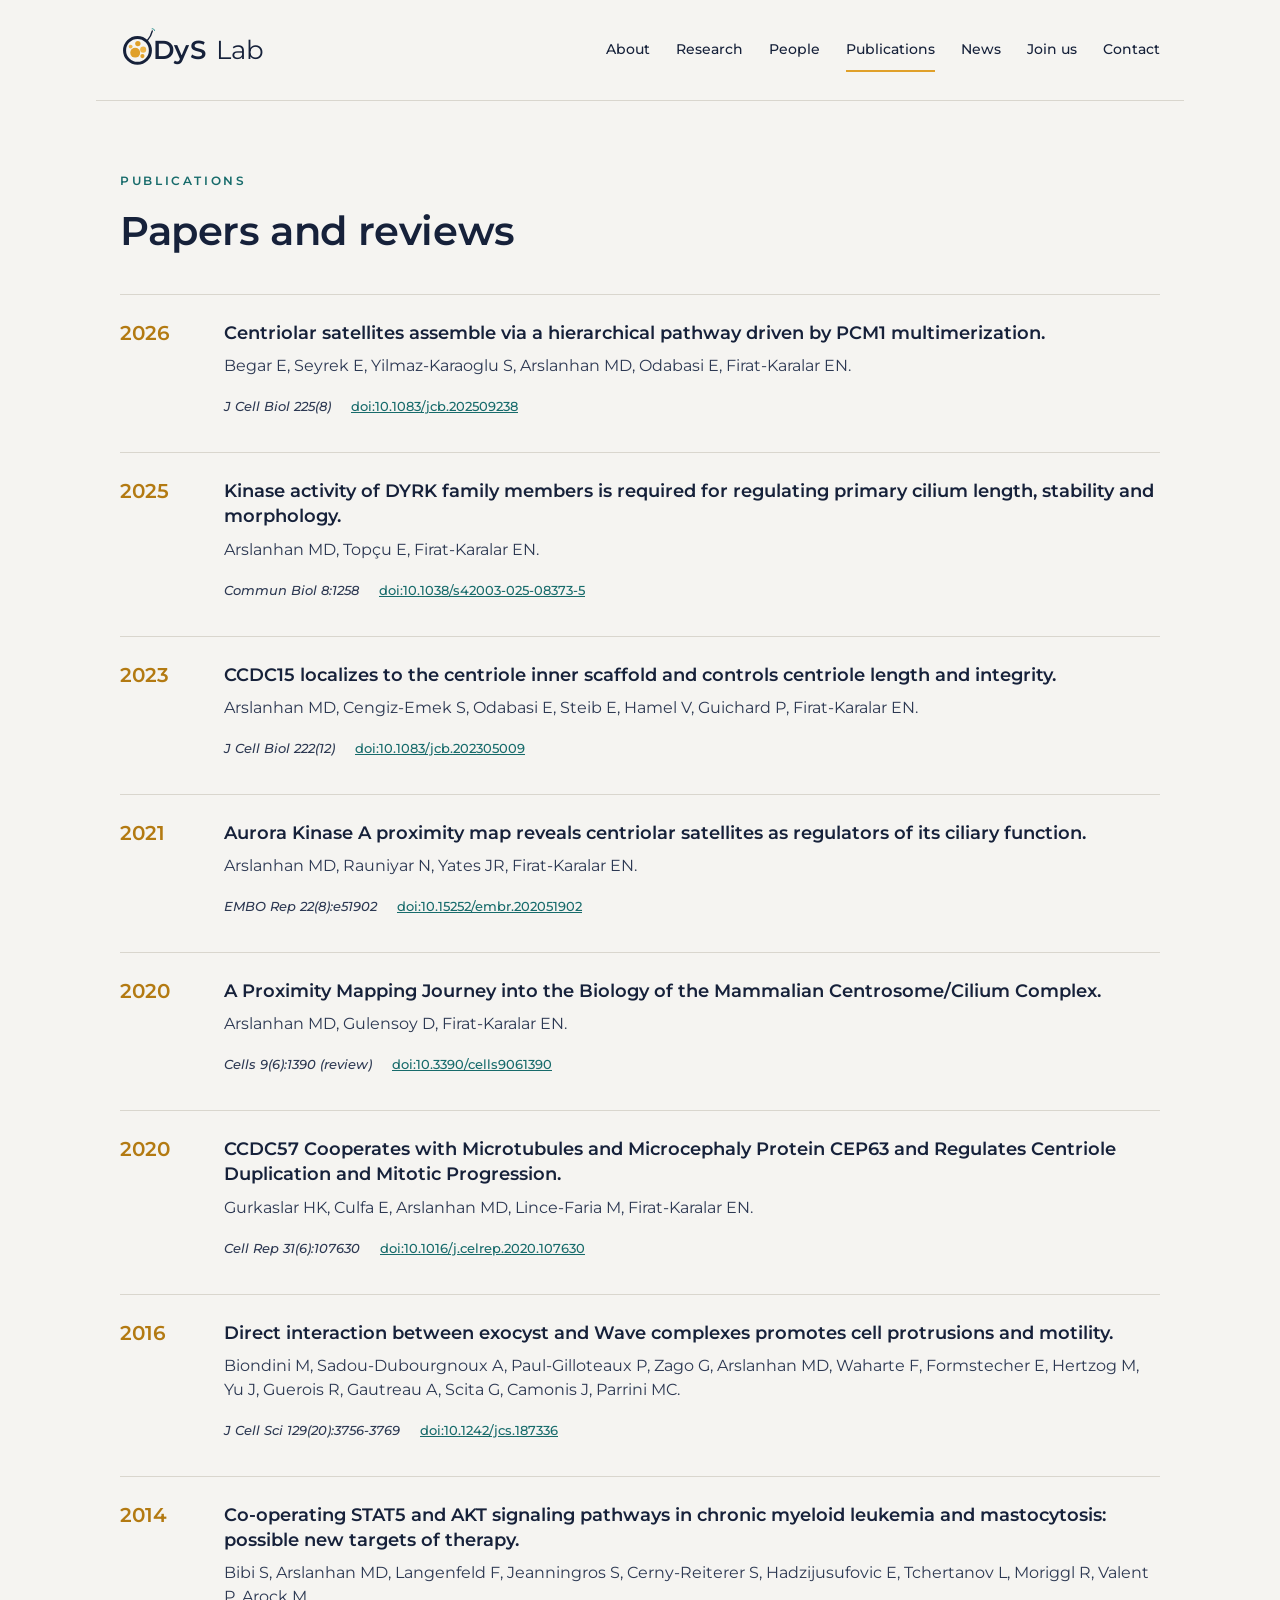
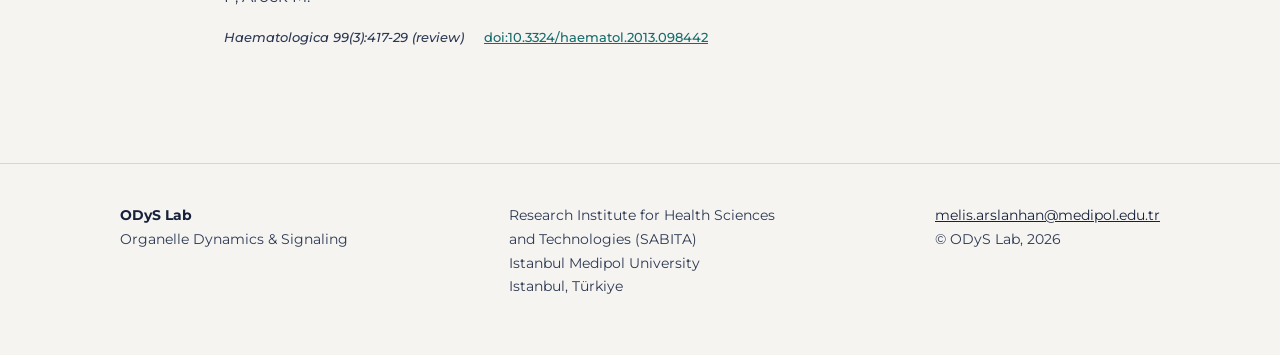
<file: publications.html>
<!doctype html>
<html lang="en">
<head>
<meta charset="utf-8">
<meta name="viewport" content="width=device-width, initial-scale=1">
<title>Publications | ODyS Lab</title>
<meta name="description" content="Papers and reviews from the ODyS Lab and Dr. Melis Dilara Arslanhan Gül.">
<meta property="og:title" content="Publications | ODyS Lab">
<meta property="og:description" content="Papers and reviews from the ODyS Lab and Dr. Melis Dilara Arslanhan Gül.">
<meta property="og:type" content="website">
<link rel="icon" href="assets/favicon.svg" type="image/svg+xml">
<link rel="preconnect" href="https://fonts.googleapis.com">
<link rel="preconnect" href="https://fonts.gstatic.com" crossorigin>
<link href="https://fonts.googleapis.com/css2?family=Montserrat:wght@400;500;600&amp;display=swap" rel="stylesheet">
<link rel="stylesheet" href="styles.css">
</head>
<body>
<div style="background: #F5F4F1; color: #16213A; font-family: Montserrat, sans-serif; display: flex; flex-direction: column; min-height: 100vh">
<header style="width: 100%; box-sizing: border-box; max-width: 1088px; margin: 0 auto; padding: 28px 24px; display: flex; flex-wrap: wrap; gap: 16px 32px; align-items: center; justify-content: space-between; border-bottom: 1px solid #D9D6CE">
<a href="index.html" aria-label="ODyS Lab home" style="display: flex; align-items: center; gap: 2px; text-decoration: none; font-family: Montserrat, sans-serif; font-size: 26px; font-weight: 600; letter-spacing: 0.01em">
<svg viewBox="0 0 200 215" width="38" height="41" aria-hidden="true" style="margin-top: -8px; margin-right: -7px"><circle cx="92" cy="128" r="68" fill="none" stroke="#16213A" stroke-width="16"></circle><circle cx="80" cy="140" r="26" fill="#E0A02A"></circle><circle cx="94" cy="92" r="14" fill="#E0A02A"></circle><circle cx="122" cy="124" r="16" fill="#EDB54A"></circle><circle cx="118" cy="158" r="11" fill="#E0A02A"></circle><circle cx="56" cy="108" r="10" fill="#EDB54A"></circle><path d="M143 77 C156 62 166 44 170 26" fill="none" stroke="#16213A" stroke-width="7" stroke-linecap="round"></path><path d="M169 14 a10 10 0 0 1 13 9" fill="none" stroke="#1F8A8A" stroke-width="5" stroke-linecap="round"></path></svg>
<span>DyS</span><span style="font-weight: 400; margin-left: 8px">Lab</span>
</a>
<button class="nav-toggle" type="button" aria-expanded="false" aria-controls="site-nav">Menu</button>
<nav id="site-nav" class="site-nav" aria-label="Main" style="display: flex; flex-wrap: wrap; gap: 8px 26px; font-family: Montserrat, sans-serif; font-size: 14px; font-weight: 500">
<a href="index.html" style="text-decoration: none; padding: 12px 0">About</a>
<a href="research.html" style="text-decoration: none; padding: 12px 0">Research</a>
<a href="people.html" style="text-decoration: none; padding: 12px 0">People</a>
<a href="publications.html" aria-current="page" style="text-decoration: none; padding: 12px 0; border-bottom: 2px solid #E0A02A">Publications</a>
<a href="news.html" style="text-decoration: none; padding: 12px 0">News</a>
<a href="join.html" style="text-decoration: none; padding: 12px 0">Join us</a>
<a href="contact.html" style="text-decoration: none; padding: 12px 0">Contact</a>
</nav>
</header>

<main style="width: 100%; box-sizing: border-box; max-width: 1088px; margin: 0 auto; padding: 0 24px 80px">
<section style="padding: 72px 0 40px; display: flex; flex-direction: column; gap: 20px; max-width: 760px">
<div style="font-family: Montserrat, sans-serif; font-size: 12px; font-weight: 600; letter-spacing: 0.22em; color: #176B6B">PUBLICATIONS</div>
<h1 style="margin: 0; font-family: Montserrat, sans-serif; font-size: 40px; line-height: 1.15; font-weight: 600; letter-spacing: -0.01em">Papers and reviews</h1>
</section>

<section style="display: flex; flex-direction: column">

<article style="display: flex; flex-wrap: wrap; gap: 8px 32px; padding: 26px 0; border-top: 1px solid #D9D6CE">
<div style="flex: 0 0 72px; font-family: Montserrat, sans-serif; font-size: 20px; font-weight: 600; color: #B37A12">2026</div>
<div style="flex: 1 1 420px; display: flex; flex-direction: column; gap: 8px">
<h2 style="margin: 0; font-family: Montserrat, sans-serif; font-size: 18px; line-height: 1.4; font-weight: 600">Centriolar satellites assemble via a hierarchical pathway driven by PCM1 multimerization.</h2>
<div style="font-size: 16px; line-height: 1.5; color: #2C3852">Begar E, Seyrek E, Yilmaz-Karaoglu S, Arslanhan MD, Odabasi E, Firat-Karalar EN.</div>
<div style="display: flex; flex-wrap: wrap; gap: 4px 20px; align-items: center; font-family: Montserrat, sans-serif; font-size: 13px; font-weight: 500">
<span style="font-style: italic; color: #2C3852">J Cell Biol 225(8)</span>
<a href="https://doi.org/10.1083/jcb.202509238" style="padding: 12px 0; color: #176B6B">doi:10.1083/jcb.202509238</a>
</div>
</div>
</article>

<article style="display: flex; flex-wrap: wrap; gap: 8px 32px; padding: 26px 0; border-top: 1px solid #D9D6CE">
<div style="flex: 0 0 72px; font-family: Montserrat, sans-serif; font-size: 20px; font-weight: 600; color: #B37A12">2025</div>
<div style="flex: 1 1 420px; display: flex; flex-direction: column; gap: 8px">
<h2 style="margin: 0; font-family: Montserrat, sans-serif; font-size: 18px; line-height: 1.4; font-weight: 600">Kinase activity of DYRK family members is required for regulating primary cilium length, stability and morphology.</h2>
<div style="font-size: 16px; line-height: 1.5; color: #2C3852">Arslanhan MD, Topçu E, Firat-Karalar EN.</div>
<div style="display: flex; flex-wrap: wrap; gap: 4px 20px; align-items: center; font-family: Montserrat, sans-serif; font-size: 13px; font-weight: 500">
<span style="font-style: italic; color: #2C3852">Commun Biol 8:1258</span>
<a href="https://doi.org/10.1038/s42003-025-08373-5" style="padding: 12px 0; color: #176B6B">doi:10.1038/s42003-025-08373-5</a>
</div>
</div>
</article>

<article style="display: flex; flex-wrap: wrap; gap: 8px 32px; padding: 26px 0; border-top: 1px solid #D9D6CE">
<div style="flex: 0 0 72px; font-family: Montserrat, sans-serif; font-size: 20px; font-weight: 600; color: #B37A12">2023</div>
<div style="flex: 1 1 420px; display: flex; flex-direction: column; gap: 8px">
<h2 style="margin: 0; font-family: Montserrat, sans-serif; font-size: 18px; line-height: 1.4; font-weight: 600">CCDC15 localizes to the centriole inner scaffold and controls centriole length and integrity.</h2>
<div style="font-size: 16px; line-height: 1.5; color: #2C3852">Arslanhan MD, Cengiz-Emek S, Odabasi E, Steib E, Hamel V, Guichard P, Firat-Karalar EN.</div>
<div style="display: flex; flex-wrap: wrap; gap: 4px 20px; align-items: center; font-family: Montserrat, sans-serif; font-size: 13px; font-weight: 500">
<span style="font-style: italic; color: #2C3852">J Cell Biol 222(12)</span>
<a href="https://doi.org/10.1083/jcb.202305009" style="padding: 12px 0; color: #176B6B">doi:10.1083/jcb.202305009</a>
</div>
</div>
</article>

<article style="display: flex; flex-wrap: wrap; gap: 8px 32px; padding: 26px 0; border-top: 1px solid #D9D6CE">
<div style="flex: 0 0 72px; font-family: Montserrat, sans-serif; font-size: 20px; font-weight: 600; color: #B37A12">2021</div>
<div style="flex: 1 1 420px; display: flex; flex-direction: column; gap: 8px">
<h2 style="margin: 0; font-family: Montserrat, sans-serif; font-size: 18px; line-height: 1.4; font-weight: 600">Aurora Kinase A proximity map reveals centriolar satellites as regulators of its ciliary function.</h2>
<div style="font-size: 16px; line-height: 1.5; color: #2C3852">Arslanhan MD, Rauniyar N, Yates JR, Firat-Karalar EN.</div>
<div style="display: flex; flex-wrap: wrap; gap: 4px 20px; align-items: center; font-family: Montserrat, sans-serif; font-size: 13px; font-weight: 500">
<span style="font-style: italic; color: #2C3852">EMBO Rep 22(8):e51902</span>
<a href="https://doi.org/10.15252/embr.202051902" style="padding: 12px 0; color: #176B6B">doi:10.15252/embr.202051902</a>
</div>
</div>
</article>

<article style="display: flex; flex-wrap: wrap; gap: 8px 32px; padding: 26px 0; border-top: 1px solid #D9D6CE">
<div style="flex: 0 0 72px; font-family: Montserrat, sans-serif; font-size: 20px; font-weight: 600; color: #B37A12">2020</div>
<div style="flex: 1 1 420px; display: flex; flex-direction: column; gap: 8px">
<h2 style="margin: 0; font-family: Montserrat, sans-serif; font-size: 18px; line-height: 1.4; font-weight: 600">A Proximity Mapping Journey into the Biology of the Mammalian Centrosome/Cilium Complex.</h2>
<div style="font-size: 16px; line-height: 1.5; color: #2C3852">Arslanhan MD, Gulensoy D, Firat-Karalar EN.</div>
<div style="display: flex; flex-wrap: wrap; gap: 4px 20px; align-items: center; font-family: Montserrat, sans-serif; font-size: 13px; font-weight: 500">
<span style="font-style: italic; color: #2C3852">Cells 9(6):1390 (review)</span>
<a href="https://doi.org/10.3390/cells9061390" style="padding: 12px 0; color: #176B6B">doi:10.3390/cells9061390</a>
</div>
</div>
</article>

<article style="display: flex; flex-wrap: wrap; gap: 8px 32px; padding: 26px 0; border-top: 1px solid #D9D6CE">
<div style="flex: 0 0 72px; font-family: Montserrat, sans-serif; font-size: 20px; font-weight: 600; color: #B37A12">2020</div>
<div style="flex: 1 1 420px; display: flex; flex-direction: column; gap: 8px">
<h2 style="margin: 0; font-family: Montserrat, sans-serif; font-size: 18px; line-height: 1.4; font-weight: 600">CCDC57 Cooperates with Microtubules and Microcephaly Protein CEP63 and Regulates Centriole Duplication and Mitotic Progression.</h2>
<div style="font-size: 16px; line-height: 1.5; color: #2C3852">Gurkaslar HK, Culfa E, Arslanhan MD, Lince-Faria M, Firat-Karalar EN.</div>
<div style="display: flex; flex-wrap: wrap; gap: 4px 20px; align-items: center; font-family: Montserrat, sans-serif; font-size: 13px; font-weight: 500">
<span style="font-style: italic; color: #2C3852">Cell Rep 31(6):107630</span>
<a href="https://doi.org/10.1016/j.celrep.2020.107630" style="padding: 12px 0; color: #176B6B">doi:10.1016/j.celrep.2020.107630</a>
</div>
</div>
</article>

<article style="display: flex; flex-wrap: wrap; gap: 8px 32px; padding: 26px 0; border-top: 1px solid #D9D6CE">
<div style="flex: 0 0 72px; font-family: Montserrat, sans-serif; font-size: 20px; font-weight: 600; color: #B37A12">2016</div>
<div style="flex: 1 1 420px; display: flex; flex-direction: column; gap: 8px">
<h2 style="margin: 0; font-family: Montserrat, sans-serif; font-size: 18px; line-height: 1.4; font-weight: 600">Direct interaction between exocyst and Wave complexes promotes cell protrusions and motility.</h2>
<div style="font-size: 16px; line-height: 1.5; color: #2C3852">Biondini M, Sadou-Dubourgnoux A, Paul-Gilloteaux P, Zago G, Arslanhan MD, Waharte F, Formstecher E, Hertzog M, Yu J, Guerois R, Gautreau A, Scita G, Camonis J, Parrini MC.</div>
<div style="display: flex; flex-wrap: wrap; gap: 4px 20px; align-items: center; font-family: Montserrat, sans-serif; font-size: 13px; font-weight: 500">
<span style="font-style: italic; color: #2C3852">J Cell Sci 129(20):3756-3769</span>
<a href="https://doi.org/10.1242/jcs.187336" style="padding: 12px 0; color: #176B6B">doi:10.1242/jcs.187336</a>
</div>
</div>
</article>

<article style="display: flex; flex-wrap: wrap; gap: 8px 32px; padding: 26px 0; border-top: 1px solid #D9D6CE">
<div style="flex: 0 0 72px; font-family: Montserrat, sans-serif; font-size: 20px; font-weight: 600; color: #B37A12">2014</div>
<div style="flex: 1 1 420px; display: flex; flex-direction: column; gap: 8px">
<h2 style="margin: 0; font-family: Montserrat, sans-serif; font-size: 18px; line-height: 1.4; font-weight: 600">Co-operating STAT5 and AKT signaling pathways in chronic myeloid leukemia and mastocytosis: possible new targets of therapy.</h2>
<div style="font-size: 16px; line-height: 1.5; color: #2C3852">Bibi S, Arslanhan MD, Langenfeld F, Jeanningros S, Cerny-Reiterer S, Hadzijusufovic E, Tchertanov L, Moriggl R, Valent P, Arock M.</div>
<div style="display: flex; flex-wrap: wrap; gap: 4px 20px; align-items: center; font-family: Montserrat, sans-serif; font-size: 13px; font-weight: 500">
<span style="font-style: italic; color: #2C3852">Haematologica 99(3):417-29 (review)</span>
<a href="https://doi.org/10.3324/haematol.2013.098442" style="padding: 12px 0; color: #176B6B">doi:10.3324/haematol.2013.098442</a>
</div>
</div>
</article>

</section>
</main>

<footer style="margin-top: auto; border-top: 1px solid #D9D6CE">
<div style="max-width: 1040px; margin: 0 auto; padding: 40px 24px 56px; display: flex; flex-wrap: wrap; gap: 24px 64px; justify-content: space-between; font-family: Montserrat, sans-serif; font-size: 14px; line-height: 1.7; color: #2C3852">
<div><strong style="color: #16213A">ODyS Lab</strong><br>Organelle Dynamics &amp; Signaling</div>
<div>Research Institute for Health Sciences<br>and Technologies (SABITA)<br>Istanbul Medipol University<br>Istanbul, Türkiye</div>
<div><a href="mailto:melis.arslanhan@medipol.edu.tr">melis.arslanhan@medipol.edu.tr</a><br>© ODyS Lab, 2026</div>
</div>
</footer>
</div>
<script>(function(){var b=document.querySelector(".nav-toggle"),n=document.getElementById("site-nav");if(!b||!n)return;b.addEventListener("click",function(){var o=n.classList.toggle("open");b.setAttribute("aria-expanded",o?"true":"false")})})();</script>
</body>
</html>
</file>
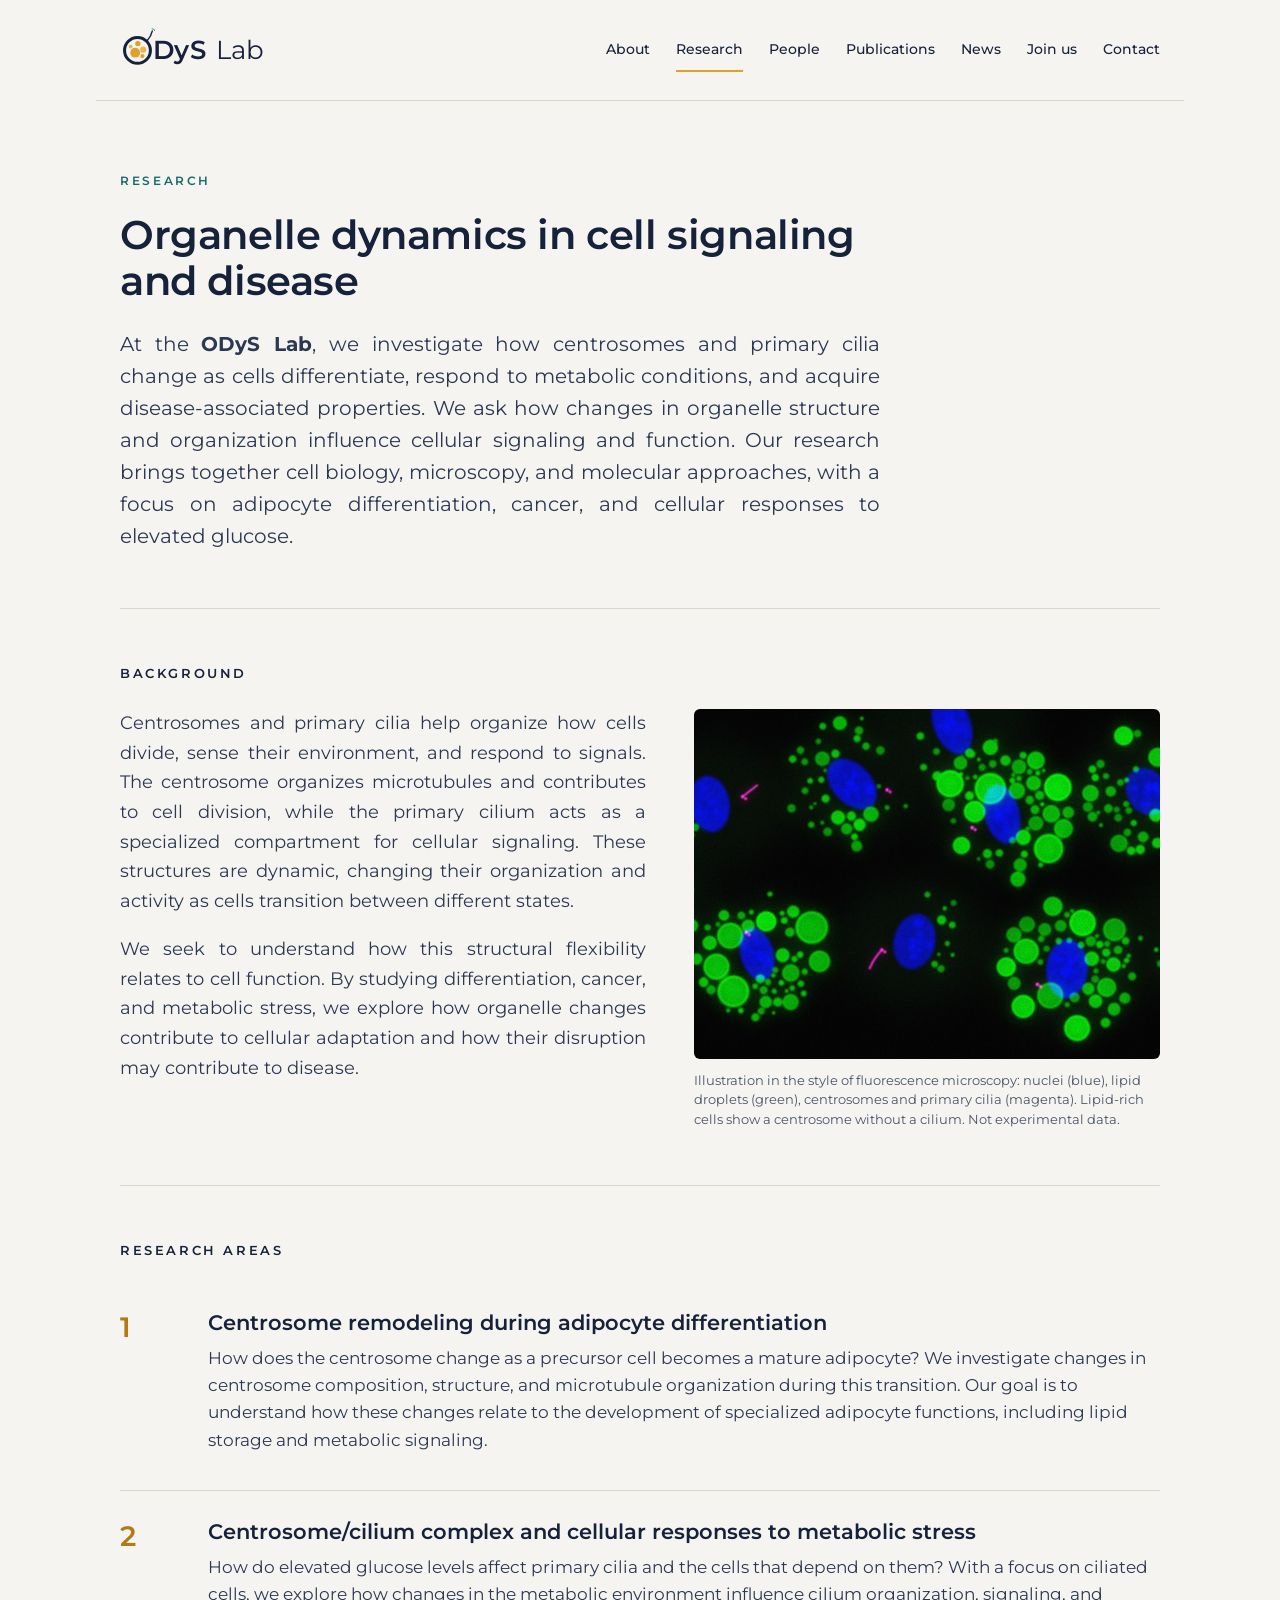
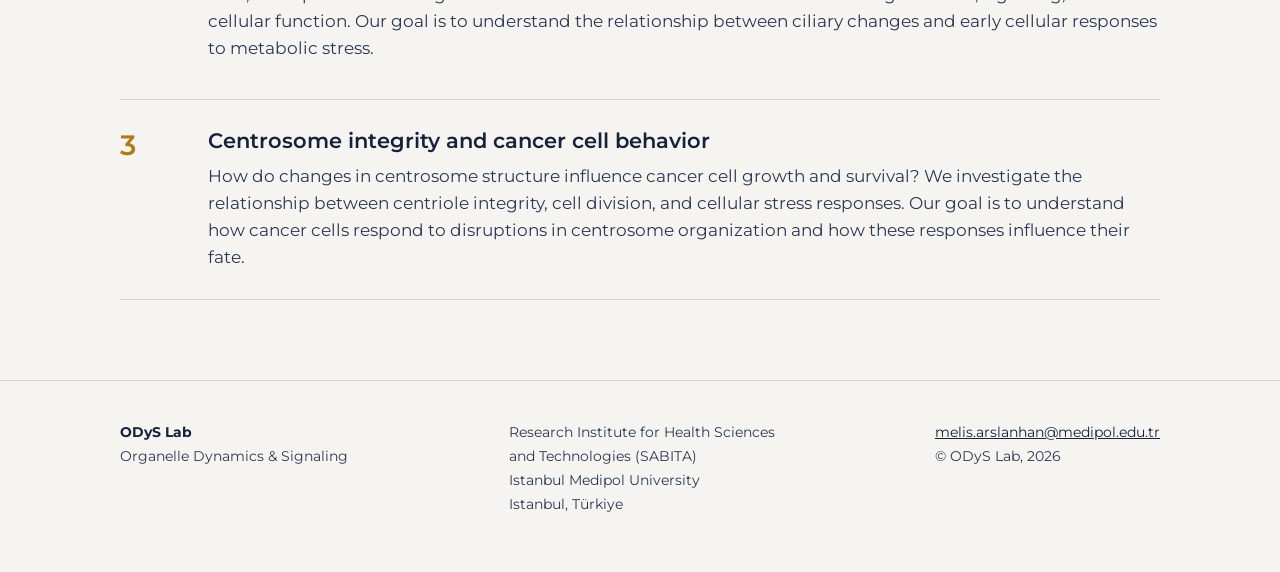
<file: research.html>
<!doctype html>
<html lang="en">
<head>
<meta charset="utf-8">
<meta name="viewport" content="width=device-width, initial-scale=1">
<title>Research | ODyS Lab</title>
<meta name="description" content="Research at the ODyS Lab: centrosome and primary cilium dynamics in adipocyte differentiation, metabolic stress and cancer.">
<meta property="og:title" content="Research | ODyS Lab">
<meta property="og:description" content="Research at the ODyS Lab: centrosome and primary cilium dynamics in adipocyte differentiation, metabolic stress and cancer.">
<meta property="og:type" content="website">
<link rel="icon" href="assets/favicon.svg" type="image/svg+xml">
<link rel="preconnect" href="https://fonts.googleapis.com">
<link rel="preconnect" href="https://fonts.gstatic.com" crossorigin>
<link href="https://fonts.googleapis.com/css2?family=Montserrat:wght@400;500;600&amp;display=swap" rel="stylesheet">
<link rel="stylesheet" href="styles.css">
</head>
<body>
<div style="background: #F5F4F1; color: #16213A; font-family: Montserrat, sans-serif; display: flex; flex-direction: column; min-height: 100vh">
<header style="width: 100%; box-sizing: border-box; max-width: 1088px; margin: 0 auto; padding: 28px 24px; display: flex; flex-wrap: wrap; gap: 16px 32px; align-items: center; justify-content: space-between; border-bottom: 1px solid #D9D6CE">
<a href="index.html" aria-label="ODyS Lab home" style="display: flex; align-items: center; gap: 2px; text-decoration: none; font-family: Montserrat, sans-serif; font-size: 26px; font-weight: 600; letter-spacing: 0.01em">
<svg viewBox="0 0 200 215" width="38" height="41" aria-hidden="true" style="margin-top: -8px; margin-right: -7px"><circle cx="92" cy="128" r="68" fill="none" stroke="#16213A" stroke-width="16"></circle><circle cx="80" cy="140" r="26" fill="#E0A02A"></circle><circle cx="94" cy="92" r="14" fill="#E0A02A"></circle><circle cx="122" cy="124" r="16" fill="#EDB54A"></circle><circle cx="118" cy="158" r="11" fill="#E0A02A"></circle><circle cx="56" cy="108" r="10" fill="#EDB54A"></circle><path d="M143 77 C156 62 166 44 170 26" fill="none" stroke="#16213A" stroke-width="7" stroke-linecap="round"></path><path d="M169 14 a10 10 0 0 1 13 9" fill="none" stroke="#1F8A8A" stroke-width="5" stroke-linecap="round"></path></svg>
<span>DyS</span><span style="font-weight: 400; margin-left: 8px">Lab</span>
</a>
<button class="nav-toggle" type="button" aria-expanded="false" aria-controls="site-nav">Menu</button>
<nav id="site-nav" class="site-nav" aria-label="Main" style="display: flex; flex-wrap: wrap; gap: 8px 26px; font-family: Montserrat, sans-serif; font-size: 14px; font-weight: 500">
<a href="index.html" style="text-decoration: none; padding: 12px 0">About</a>
<a href="research.html" aria-current="page" style="text-decoration: none; padding: 12px 0; border-bottom: 2px solid #E0A02A">Research</a>
<a href="people.html" style="text-decoration: none; padding: 12px 0">People</a>
<a href="publications.html" style="text-decoration: none; padding: 12px 0">Publications</a>
<a href="news.html" style="text-decoration: none; padding: 12px 0">News</a>
<a href="join.html" style="text-decoration: none; padding: 12px 0">Join us</a>
<a href="contact.html" style="text-decoration: none; padding: 12px 0">Contact</a>
</nav>
</header>

<main style="width: 100%; box-sizing: border-box; max-width: 1088px; margin: 0 auto; padding: 0 24px 80px">
<section style="padding: 72px 0 56px; display: flex; flex-direction: column; gap: 24px; max-width: 760px">
<div style="font-family: Montserrat, sans-serif; font-size: 12px; font-weight: 600; letter-spacing: 0.22em; color: #176B6B">RESEARCH</div>
<h1 style="margin: 0; font-family: Montserrat, sans-serif; font-size: 40px; line-height: 1.15; font-weight: 600; letter-spacing: -0.01em">Organelle dynamics in cell signaling and disease</h1>
<p style="margin: 0; font-size: 20px; line-height: 1.6; color: #2C3852; font-family: Montserrat, sans-serif; text-align: justify">At the <b>ODyS Lab</b>, we investigate how centrosomes and primary cilia change as cells differentiate, respond to metabolic conditions, and acquire disease-associated properties. We ask how changes in organelle structure and organization influence cellular signaling and function. Our research brings together cell biology, microscopy, and molecular approaches, with a focus on adipocyte differentiation, cancer, and cellular responses to elevated glucose.</p>
</section>

<section style="padding: 56px 0; border-top: 1px solid #D9D6CE; display: flex; flex-direction: column; gap: 28px">
<h2 style="margin: 0; font-family: Montserrat, sans-serif; font-size: 13px; font-weight: 600; letter-spacing: 0.2em">BACKGROUND</h2>
<div style="display: flex; flex-wrap: wrap; gap: 32px 48px; align-items: flex-start">
<div style="flex: 1 1 400px; display: flex; flex-direction: column; gap: 18px; font-size: 18px; line-height: 1.65; color: #2C3852">
<p style="margin: 0; font-size: 18px; font-family: Montserrat, sans-serif; text-align: justify">Centrosomes and primary cilia help organize how cells divide, sense their environment, and respond to signals. The centrosome organizes microtubules and contributes to cell division, while the primary cilium acts as a specialized compartment for cellular signaling. These structures are dynamic, changing their organization and activity as cells transition between different states.</p>
<p style="margin: 0; font-family: Montserrat, sans-serif; text-align: justify">We seek to understand how this structural flexibility relates to cell function. By studying differentiation, cancer, and metabolic stress, we explore how organelle changes contribute to cellular adaptation and how their disruption may contribute to disease.</p>
</div>
<figure style="flex: 1 1 340px; min-width: 0; margin: 0; display: flex; flex-direction: column; gap: 12px">
<img src="assets/research-illustration.jpg" alt="Fluorescence-style illustration of cells: blue nuclei, green lipid droplets of varied sizes, magenta centrosomes; primary cilia only on cells with few lipid droplets" style="width: 100%; aspect-ratio: 4 / 3; object-fit: cover; border-radius: 6px">
<figcaption style="font-family: Montserrat, sans-serif; font-size: 13px; line-height: 1.5; color: #4A5468">Illustration in the style of fluorescence microscopy: nuclei (blue), lipid droplets (green), centrosomes and primary cilia (magenta). Lipid-rich cells show a centrosome without a cilium. Not experimental data.</figcaption>
</figure>
</div>
</section>

<section style="padding: 56px 0 0; border-top: 1px solid #D9D6CE; display: flex; flex-direction: column; gap: 8px">
<h2 style="margin: 0 0 16px; font-family: Montserrat, sans-serif; font-size: 13px; font-weight: 600; letter-spacing: 0.2em">RESEARCH AREAS</h2>
<div style="display: flex; flex-wrap: wrap; gap: 12px 32px; padding: 28px 0">
<div style="flex: 0 0 56px; font-family: Montserrat, sans-serif; font-size: 28px; font-weight: 600; color: #B37A12">1</div>
<div style="flex: 1 1 420px; display: flex; flex-direction: column; gap: 10px">
<h3 style="margin: 0; font-family: Montserrat, sans-serif; font-size: 21px; font-weight: 600">Centrosome remodeling during adipocyte differentiation</h3>
<p style="margin: 0; font-size: 17px; line-height: 1.6; color: #2C3852">How does the centrosome change as a precursor cell becomes a mature adipocyte? We investigate changes in centrosome composition, structure, and microtubule organization during this transition. Our goal is to understand how these changes relate to the development of specialized adipocyte functions, including lipid storage and metabolic signaling.</p>

</div>
</div>
<div style="display: flex; flex-wrap: wrap; gap: 12px 32px; padding: 28px 0; border-top: 1px solid #D9D6CE">
<div style="flex: 0 0 56px; font-family: Montserrat, sans-serif; font-size: 28px; font-weight: 600; color: #B37A12">2</div>
<div style="flex: 1 1 420px; display: flex; flex-direction: column; gap: 10px">
<h3 style="margin: 0; font-family: Montserrat, sans-serif; font-size: 21px; font-weight: 600">Centrosome/cilium complex and cellular responses to metabolic stress</h3>
<p style="margin: 0; font-size: 17px; line-height: 1.6; color: #2C3852">How do elevated glucose levels affect primary cilia and the cells that depend on them? With a focus on ciliated cells, we explore how changes in the metabolic environment influence cilium organization, signaling, and cellular function. Our goal is to understand the relationship between ciliary changes and early cellular responses to metabolic stress.</p>

</div>
</div>
<div style="display: flex; flex-wrap: wrap; gap: 12px 32px; padding: 28px 0; border-top: 1px solid #D9D6CE; border-bottom: 1px solid #D9D6CE">
<div style="flex: 0 0 56px; font-family: Montserrat, sans-serif; font-size: 28px; font-weight: 600; color: #B37A12">3</div>
<div style="flex: 1 1 420px; display: flex; flex-direction: column; gap: 10px">
<h3 style="margin: 0; font-family: Montserrat, sans-serif; font-size: 21px; font-weight: 600">Centrosome integrity and cancer cell behavior</h3>
<p style="margin: 0; font-size: 17px; line-height: 1.6; color: #2C3852">How do changes in centrosome structure influence cancer cell growth and survival? We investigate the relationship between centriole integrity, cell division, and cellular stress responses. Our goal is to understand how cancer cells respond to disruptions in centrosome organization and how these responses influence their fate.</p>

</div>
</div>
</section>
</main>

<footer style="margin-top: auto; border-top: 1px solid #D9D6CE">
<div style="max-width: 1040px; margin: 0 auto; padding: 40px 24px 56px; display: flex; flex-wrap: wrap; gap: 24px 64px; justify-content: space-between; font-family: Montserrat, sans-serif; font-size: 14px; line-height: 1.7; color: #2C3852">
<div><strong style="color: #16213A">ODyS Lab</strong><br>Organelle Dynamics &amp; Signaling</div>
<div>Research Institute for Health Sciences<br>and Technologies (SABITA)<br>Istanbul Medipol University<br>Istanbul, Türkiye</div>
<div><a href="mailto:melis.arslanhan@medipol.edu.tr">melis.arslanhan@medipol.edu.tr</a><br>© ODyS Lab, 2026</div>
</div>
</footer>
</div>
<script>(function(){var b=document.querySelector(".nav-toggle"),n=document.getElementById("site-nav");if(!b||!n)return;b.addEventListener("click",function(){var o=n.classList.toggle("open");b.setAttribute("aria-expanded",o?"true":"false")})})();</script>
</body>
</html>
</file>
<file: styles.css>
html{-webkit-text-size-adjust:100%}
body{margin:0;background:#F5F4F1}
img{max-width:100%}
a{color:#16213A}
a:hover{color:#176B6B}
a:focus-visible,button:focus-visible{outline:2px solid #176B6B;outline-offset:3px}
.nav-toggle{display:none}
.map{width:100%;aspect-ratio:62/45;border:1px solid #D9D6CE;border-radius:6px;display:block}
.avatar{height:220px;border-radius:6px;background:#FFFFFF;border:1px solid #D9D6CE;display:flex;align-items:center;justify-content:center;font-family:Montserrat,sans-serif;font-size:44px;font-weight:600;color:#B37A12;letter-spacing:0.04em}
@media (max-width:760px){
.nav-toggle{display:inline-flex;align-items:center;gap:8px;min-height:44px;padding:8px 14px;font:600 14px Montserrat,sans-serif;color:#16213A;background:transparent;border:1.5px solid #16213A;border-radius:4px;cursor:pointer}
.site-nav{display:none !important;width:100%;flex-direction:column;gap:0 !important}
.site-nav.open{display:flex !important}
.site-nav a{padding:14px 0 !important;border-bottom:1px solid #D9D6CE !important;font-size:16px}
.site-nav a[aria-current]{color:#B37A12;font-weight:600}
p{text-align:left !important}
h1{font-size:32px !important}
}
</file>
